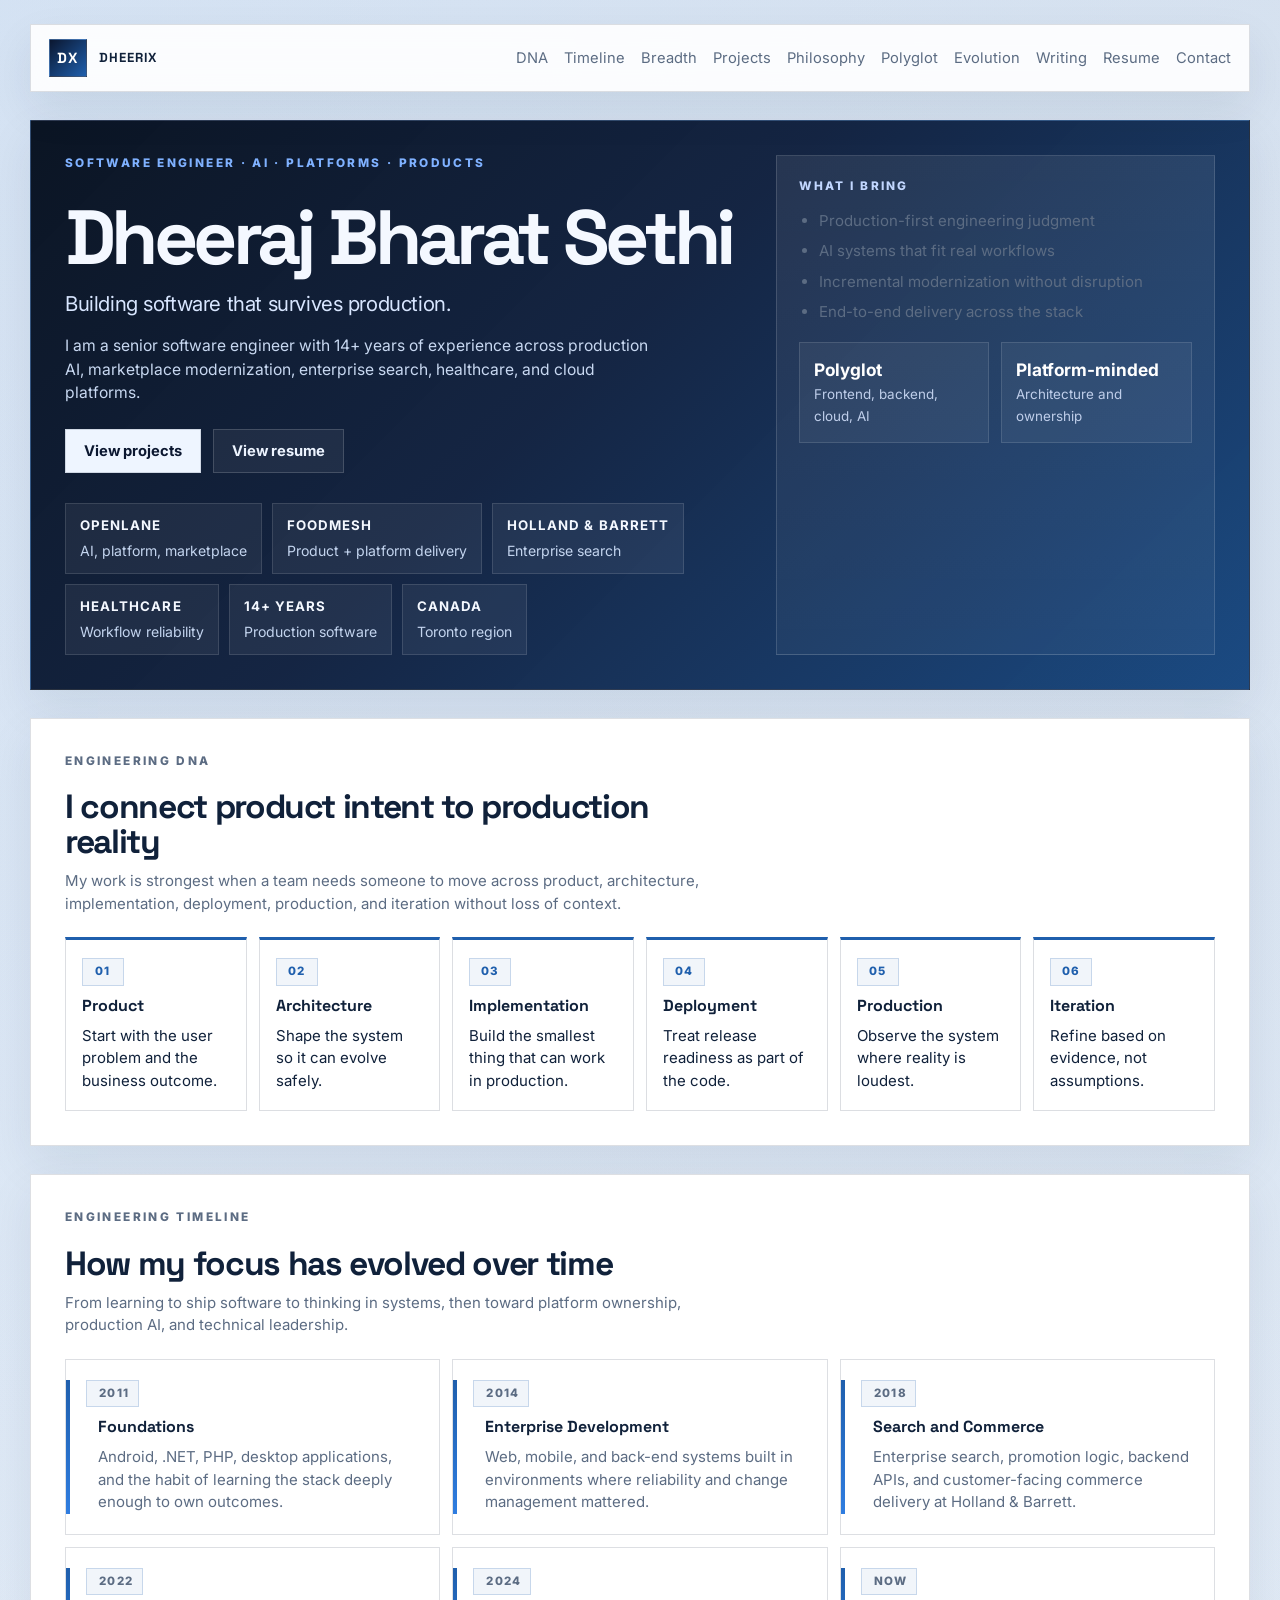
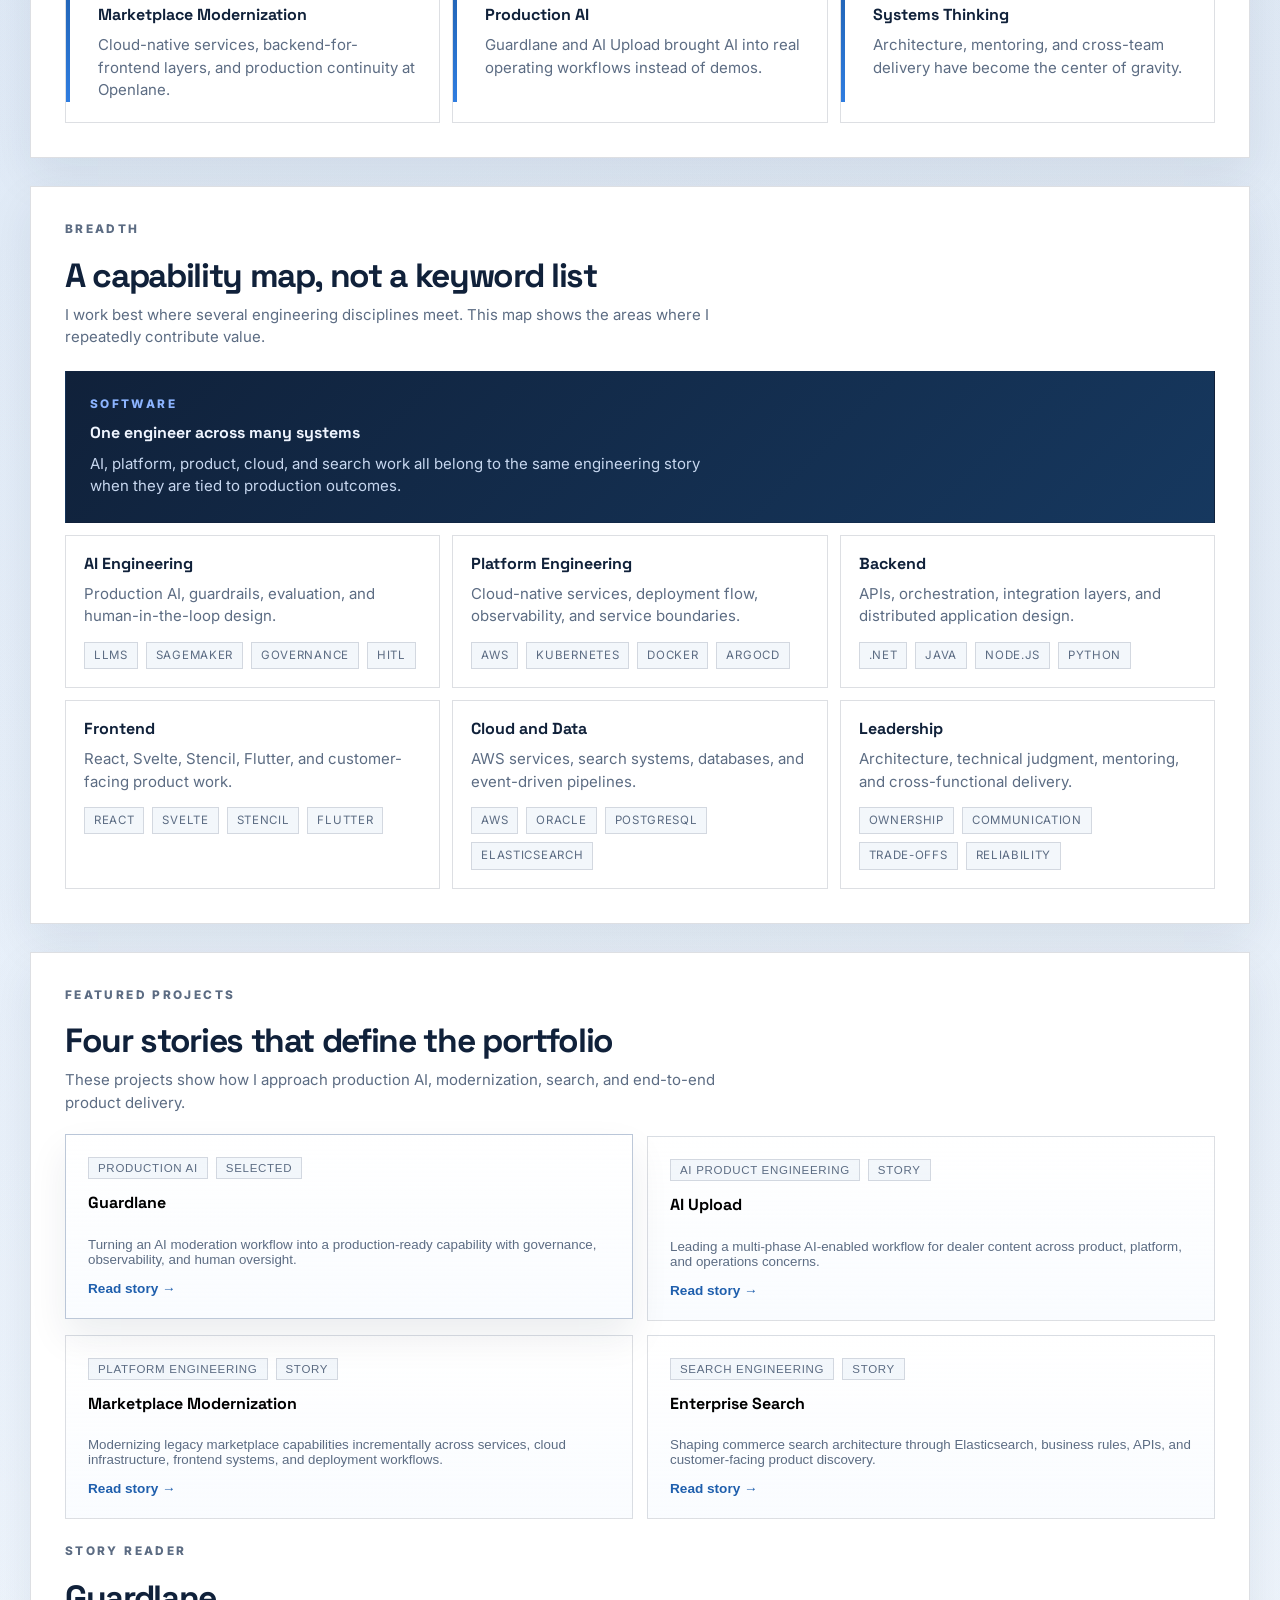
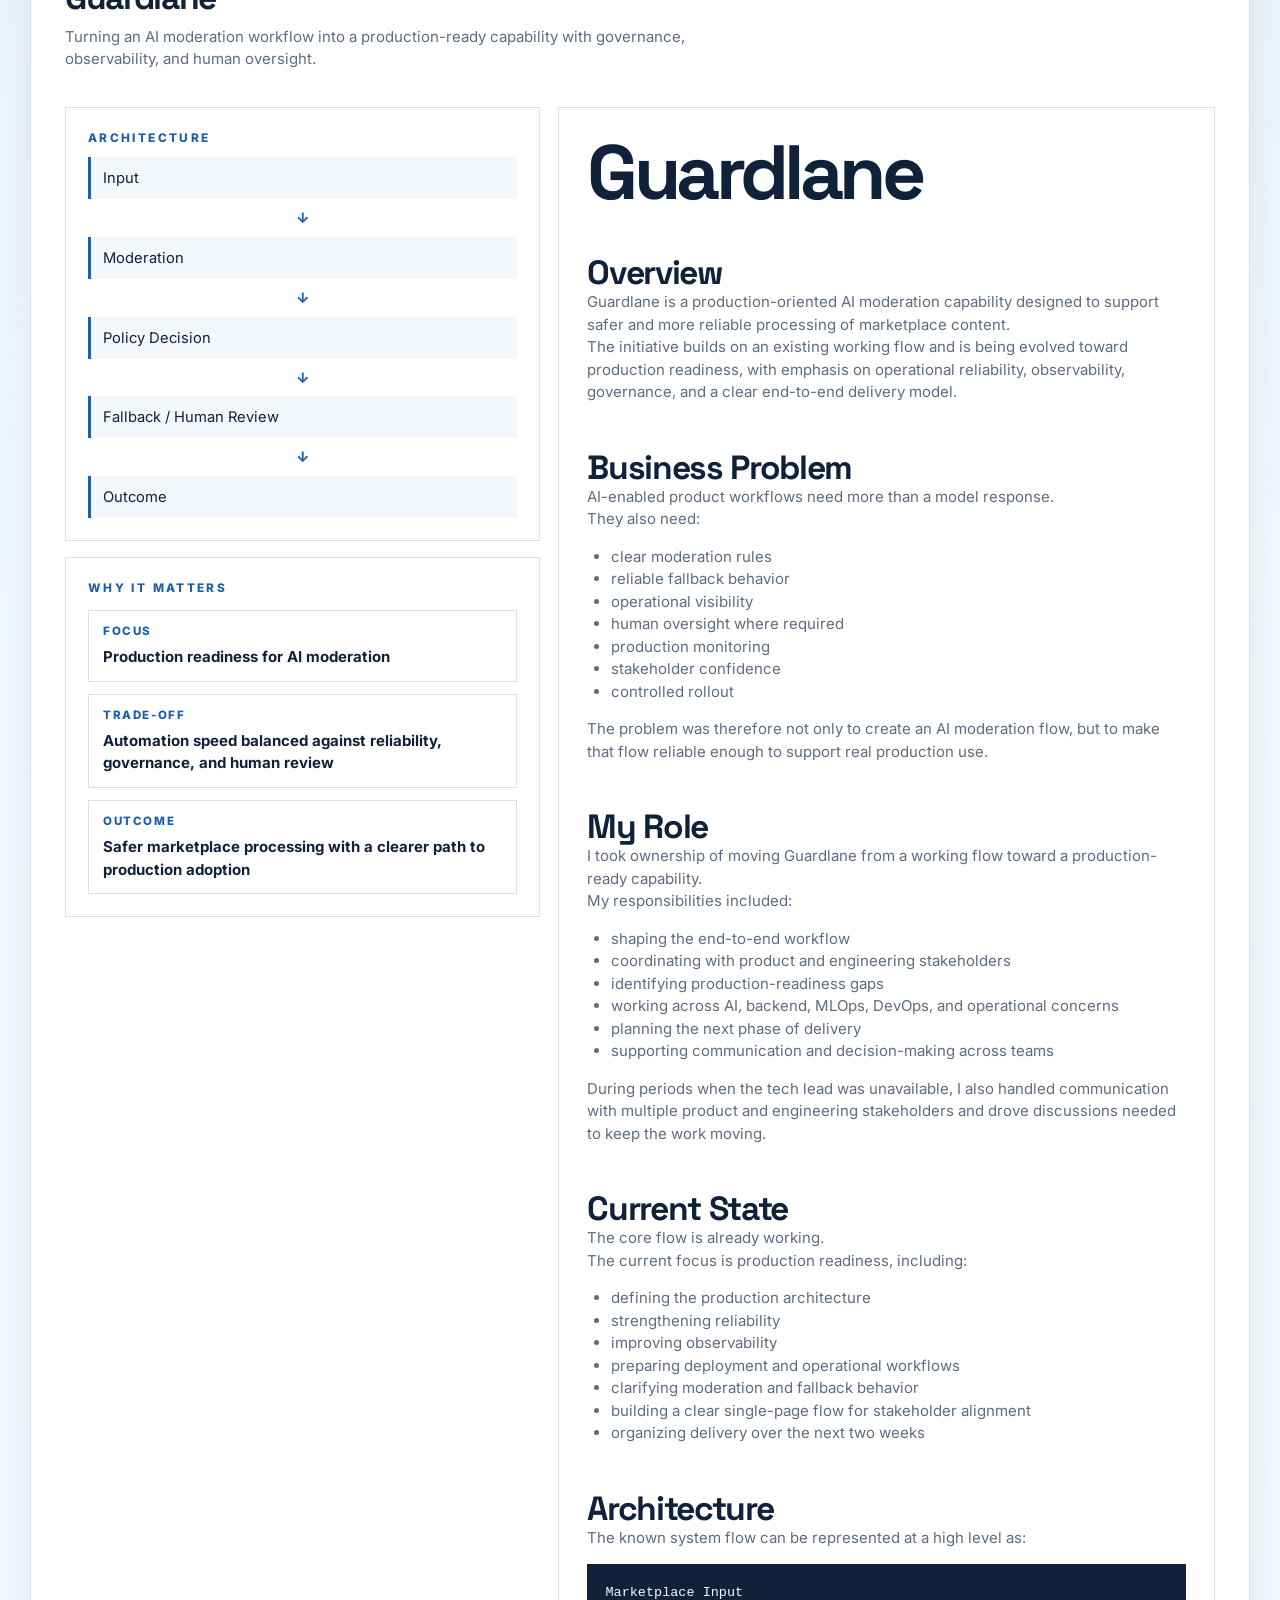
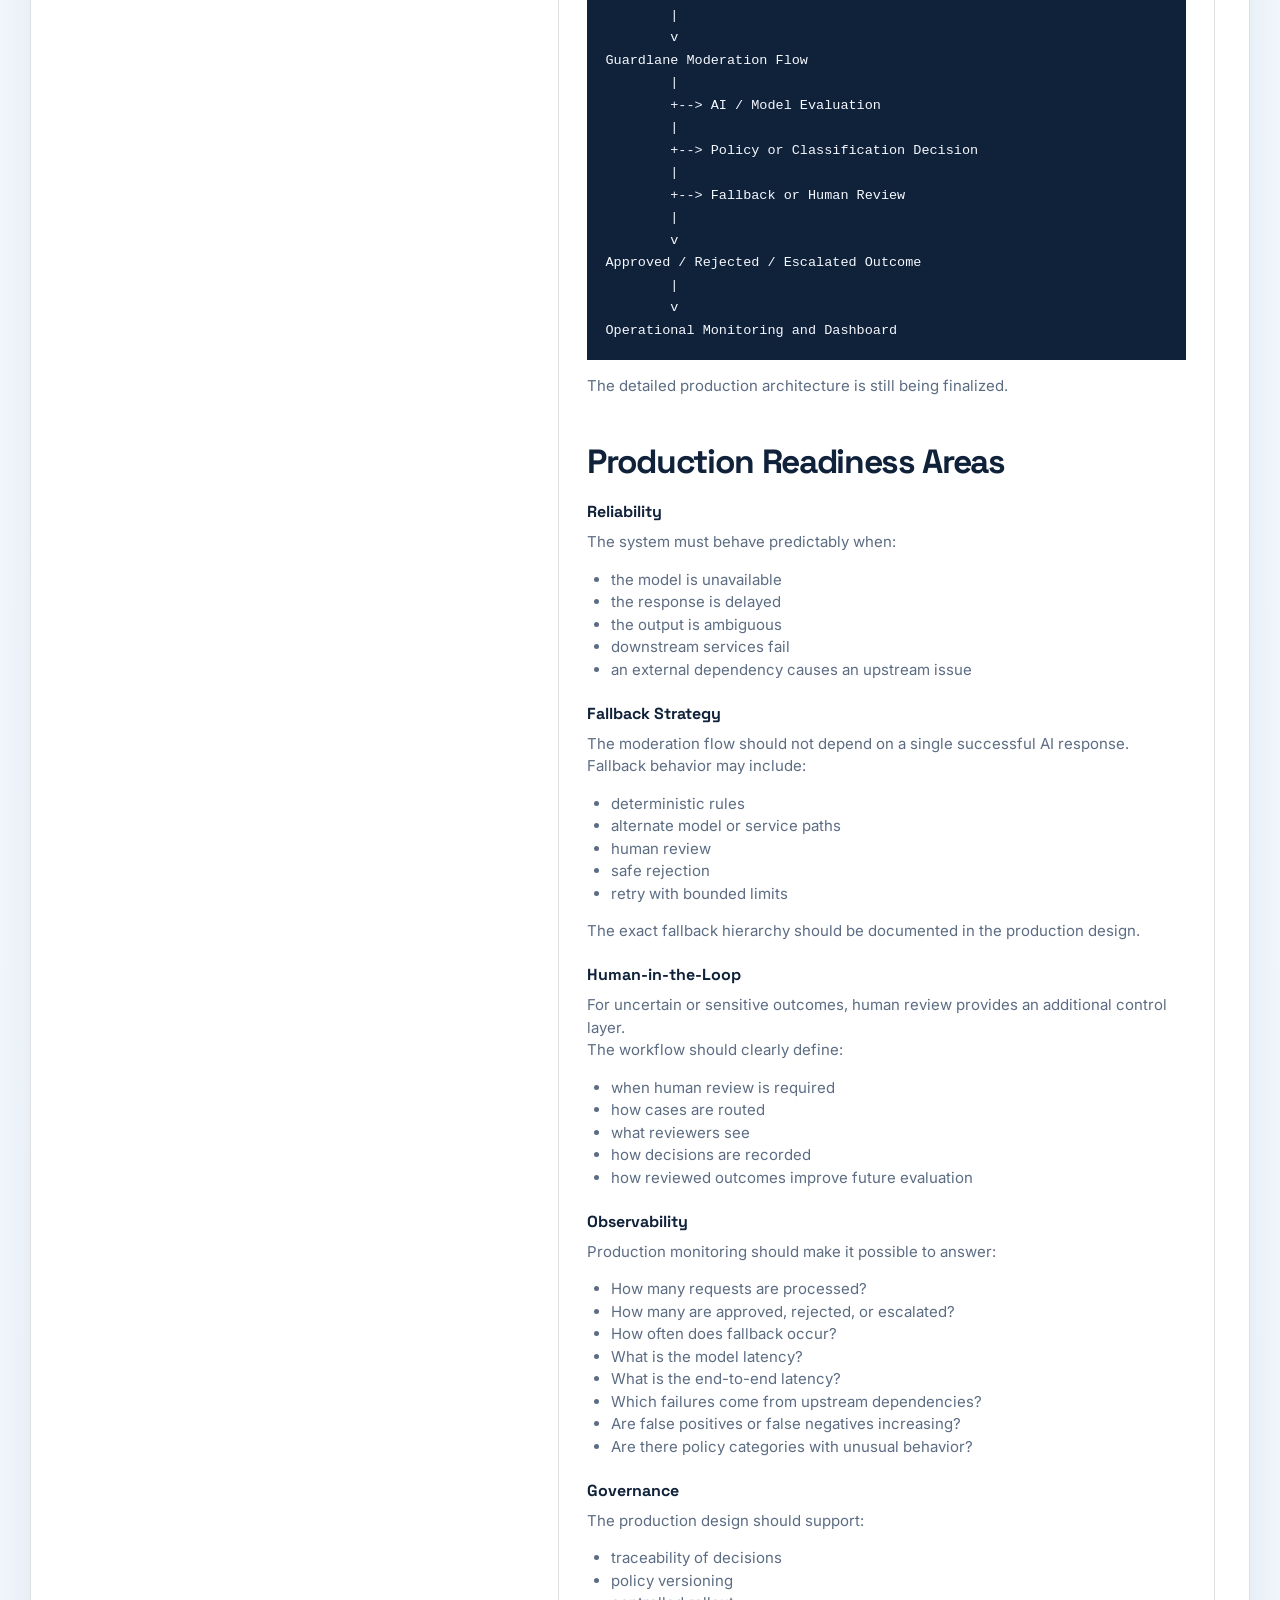
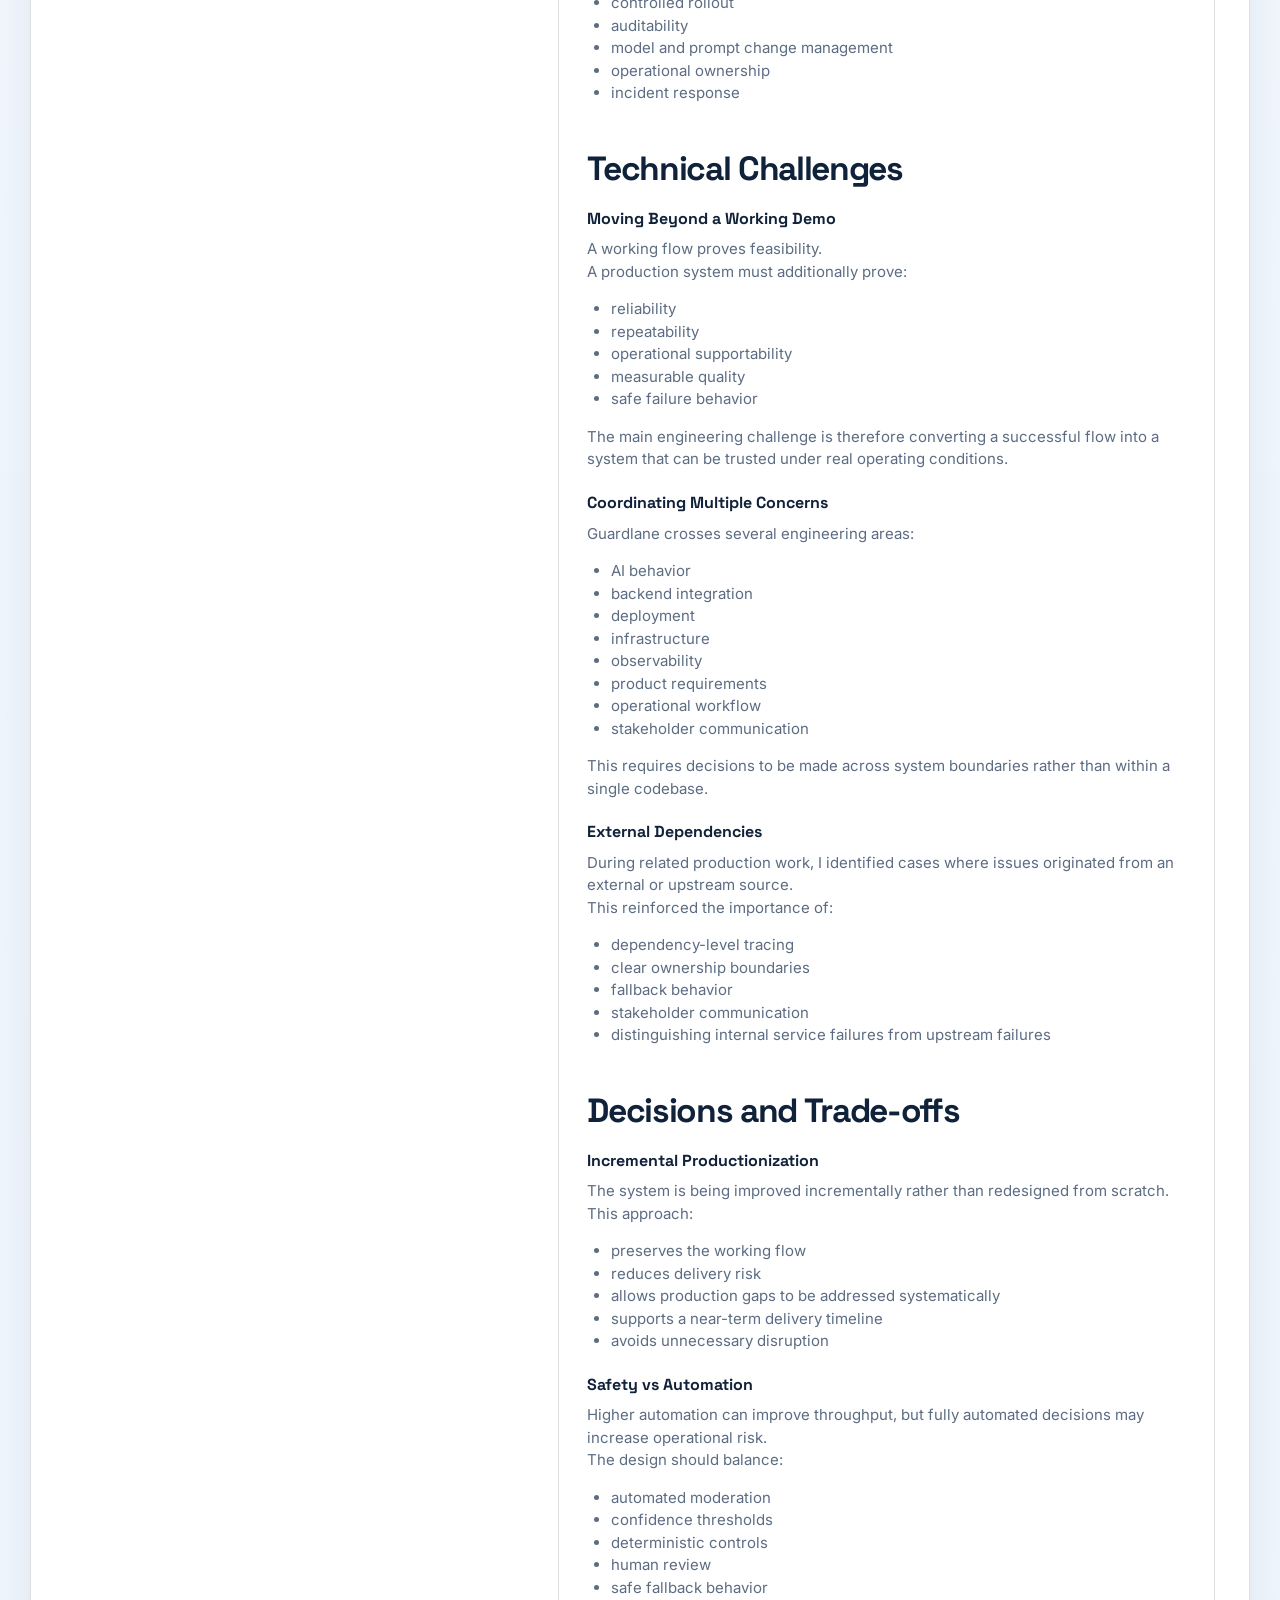
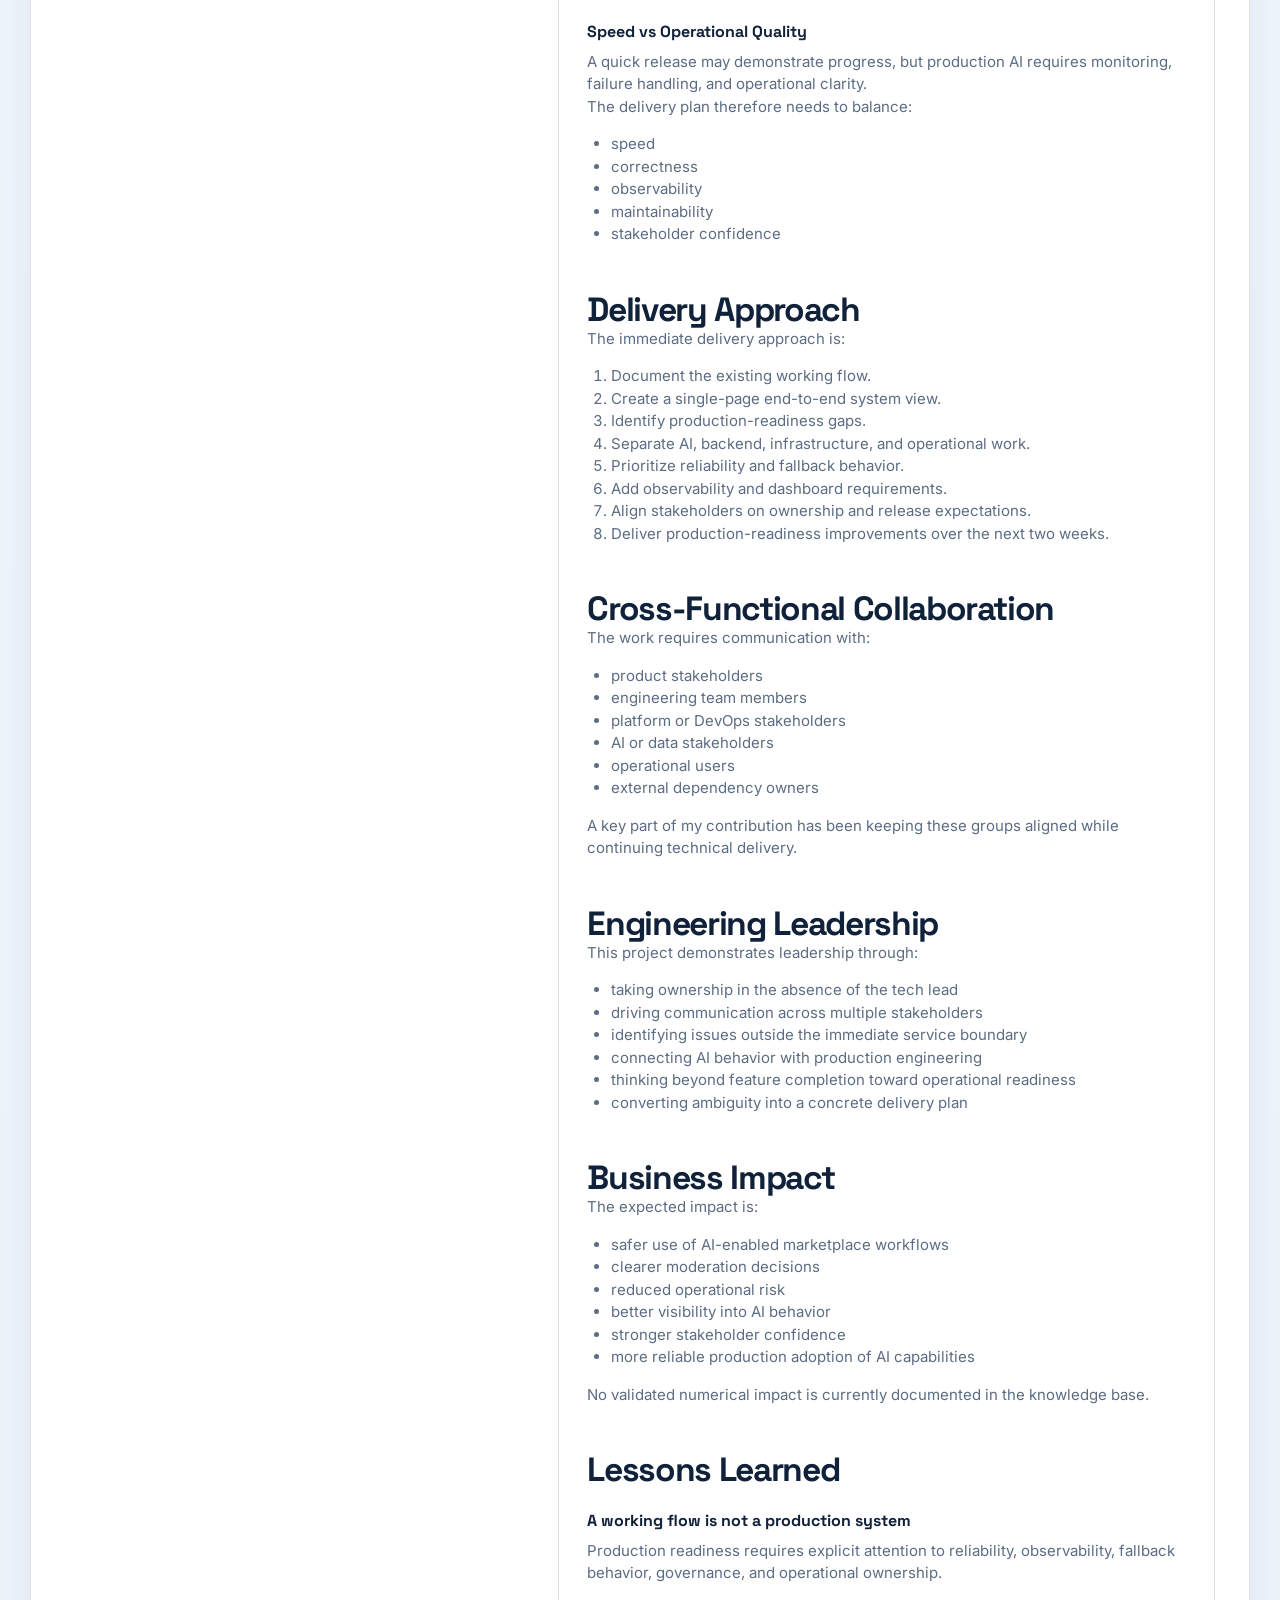
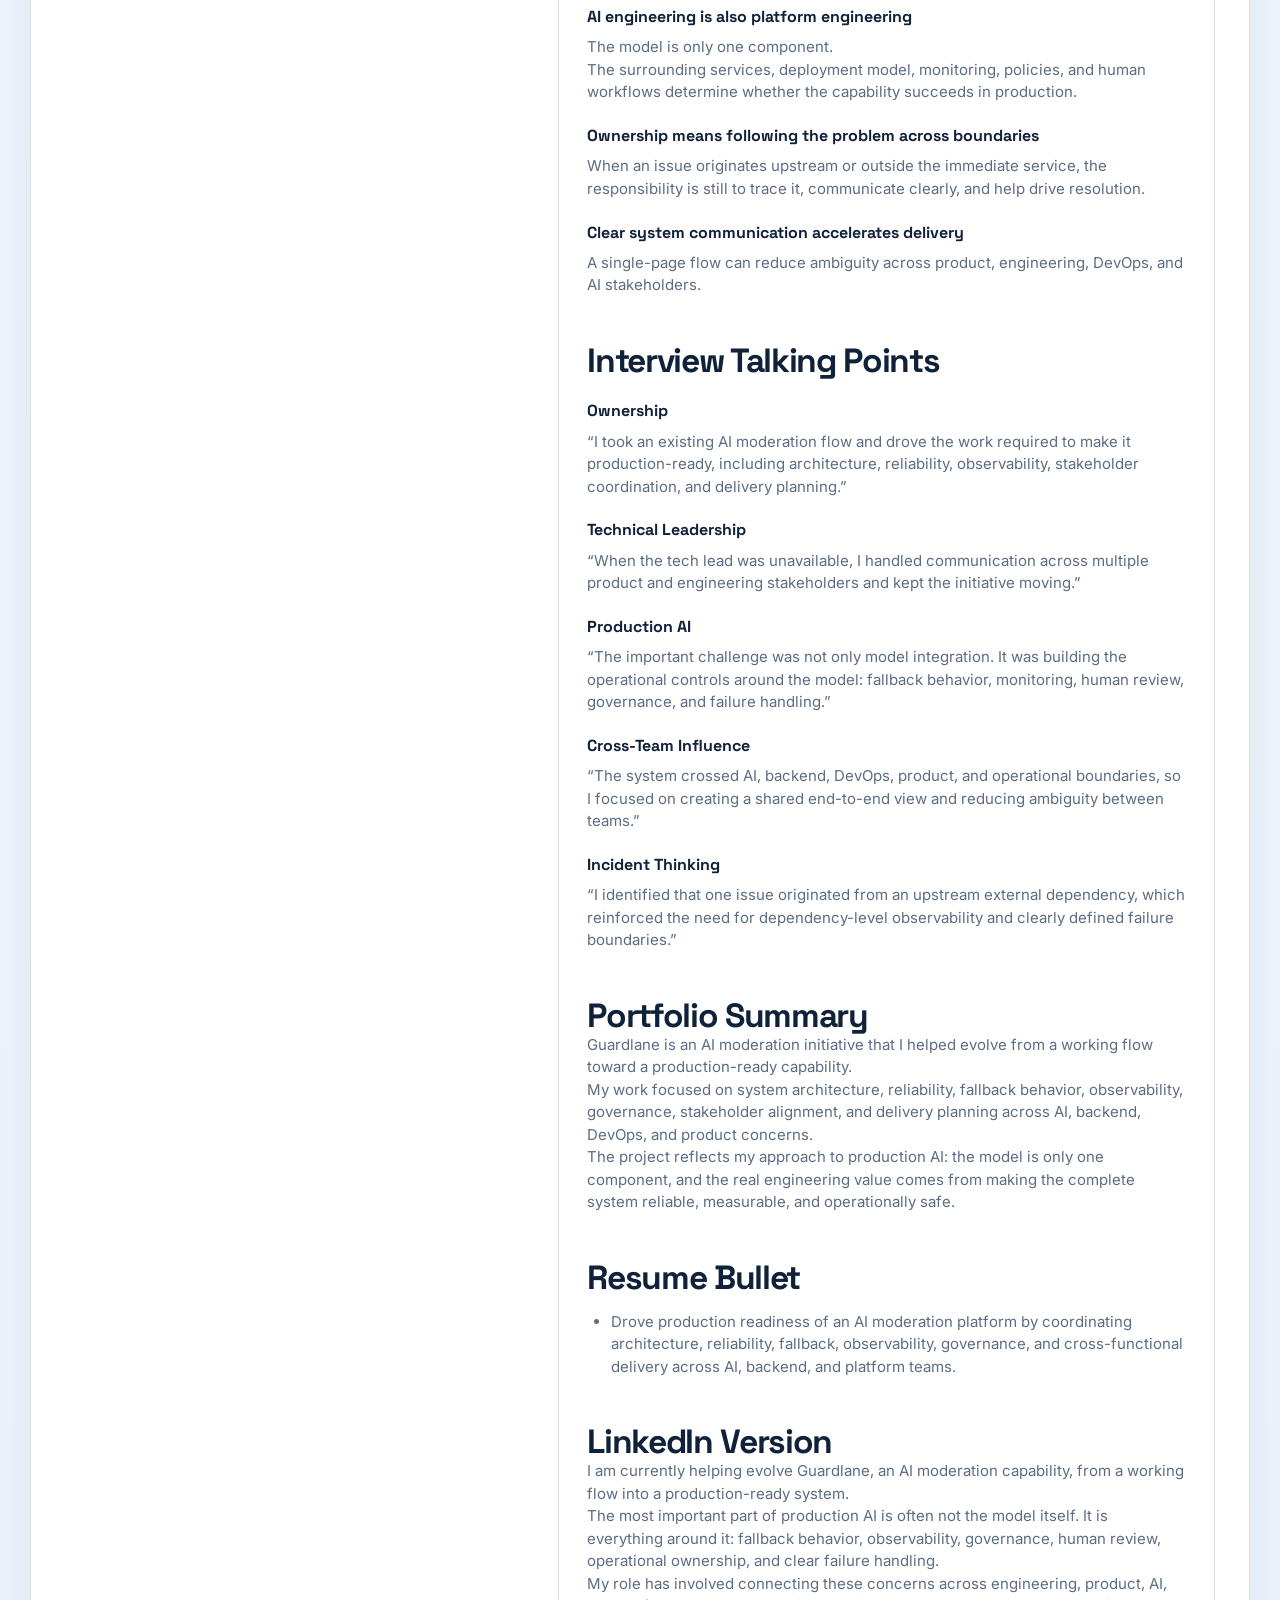
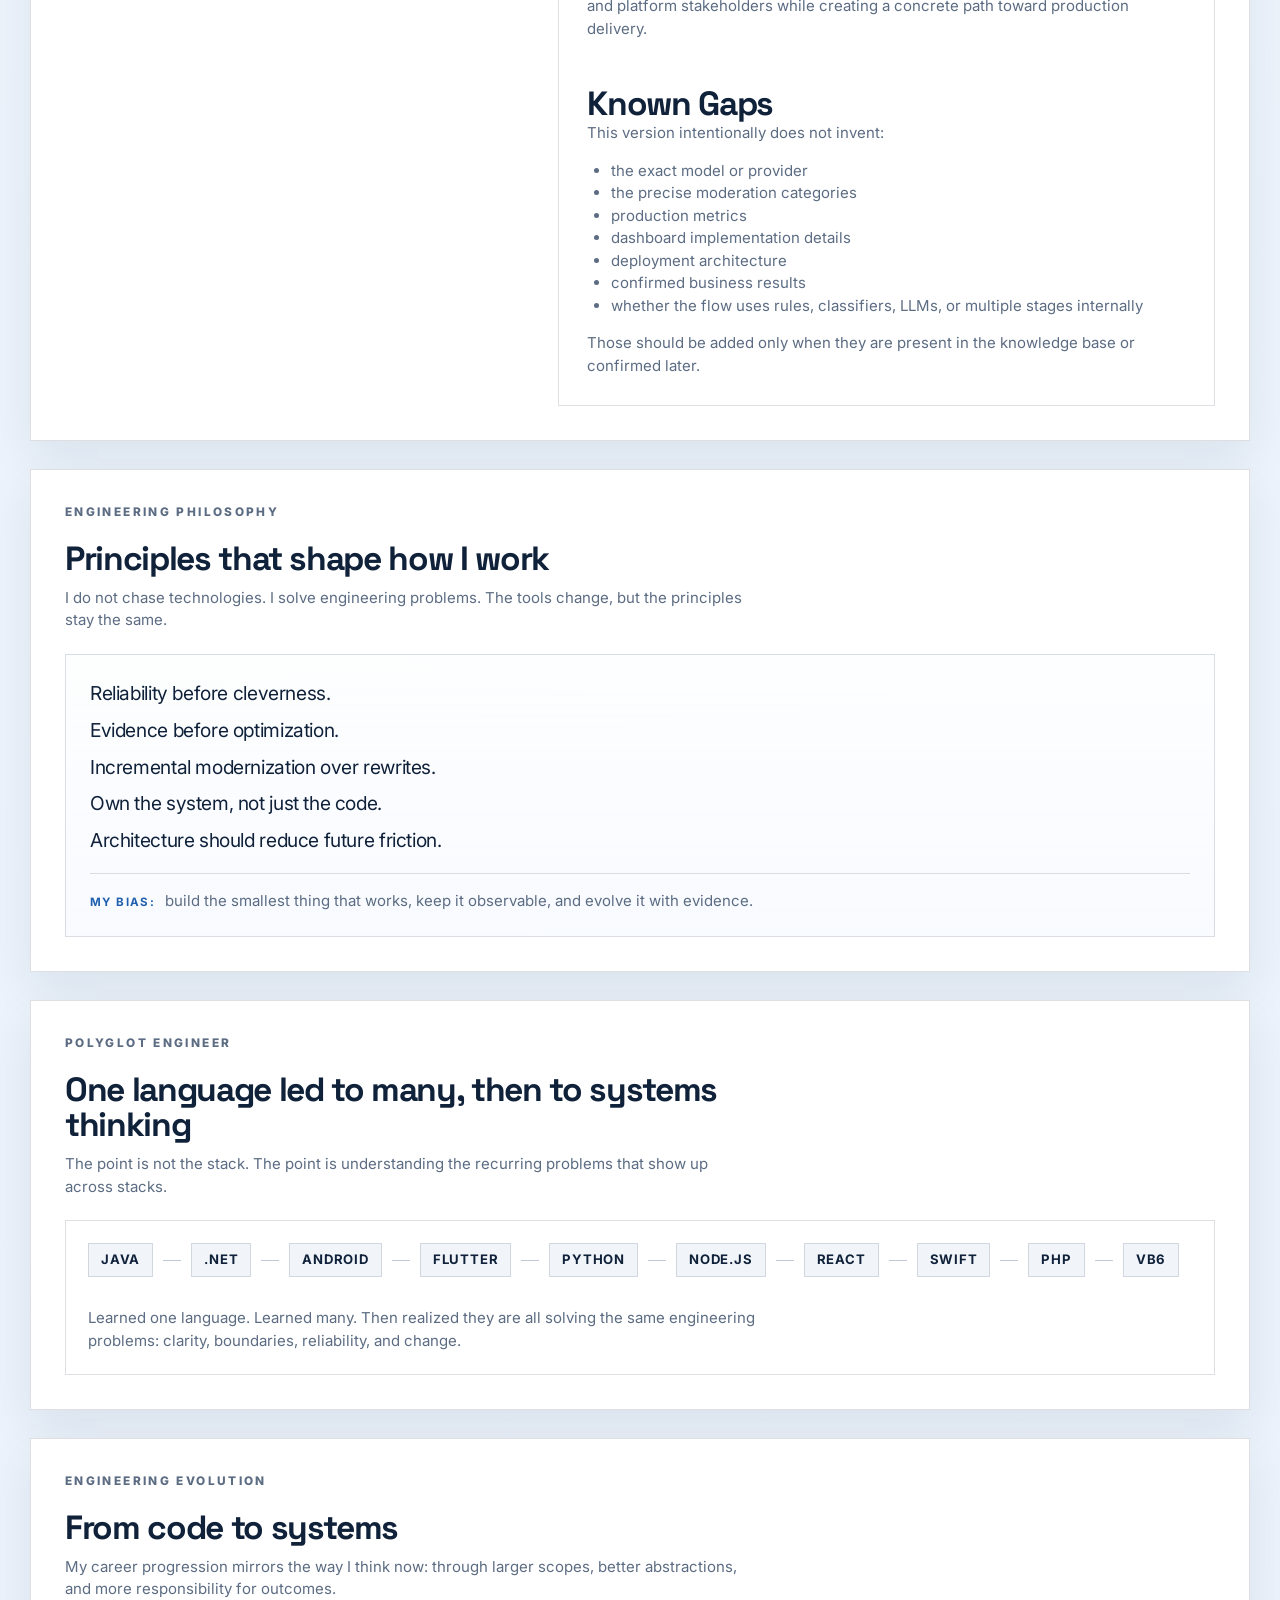
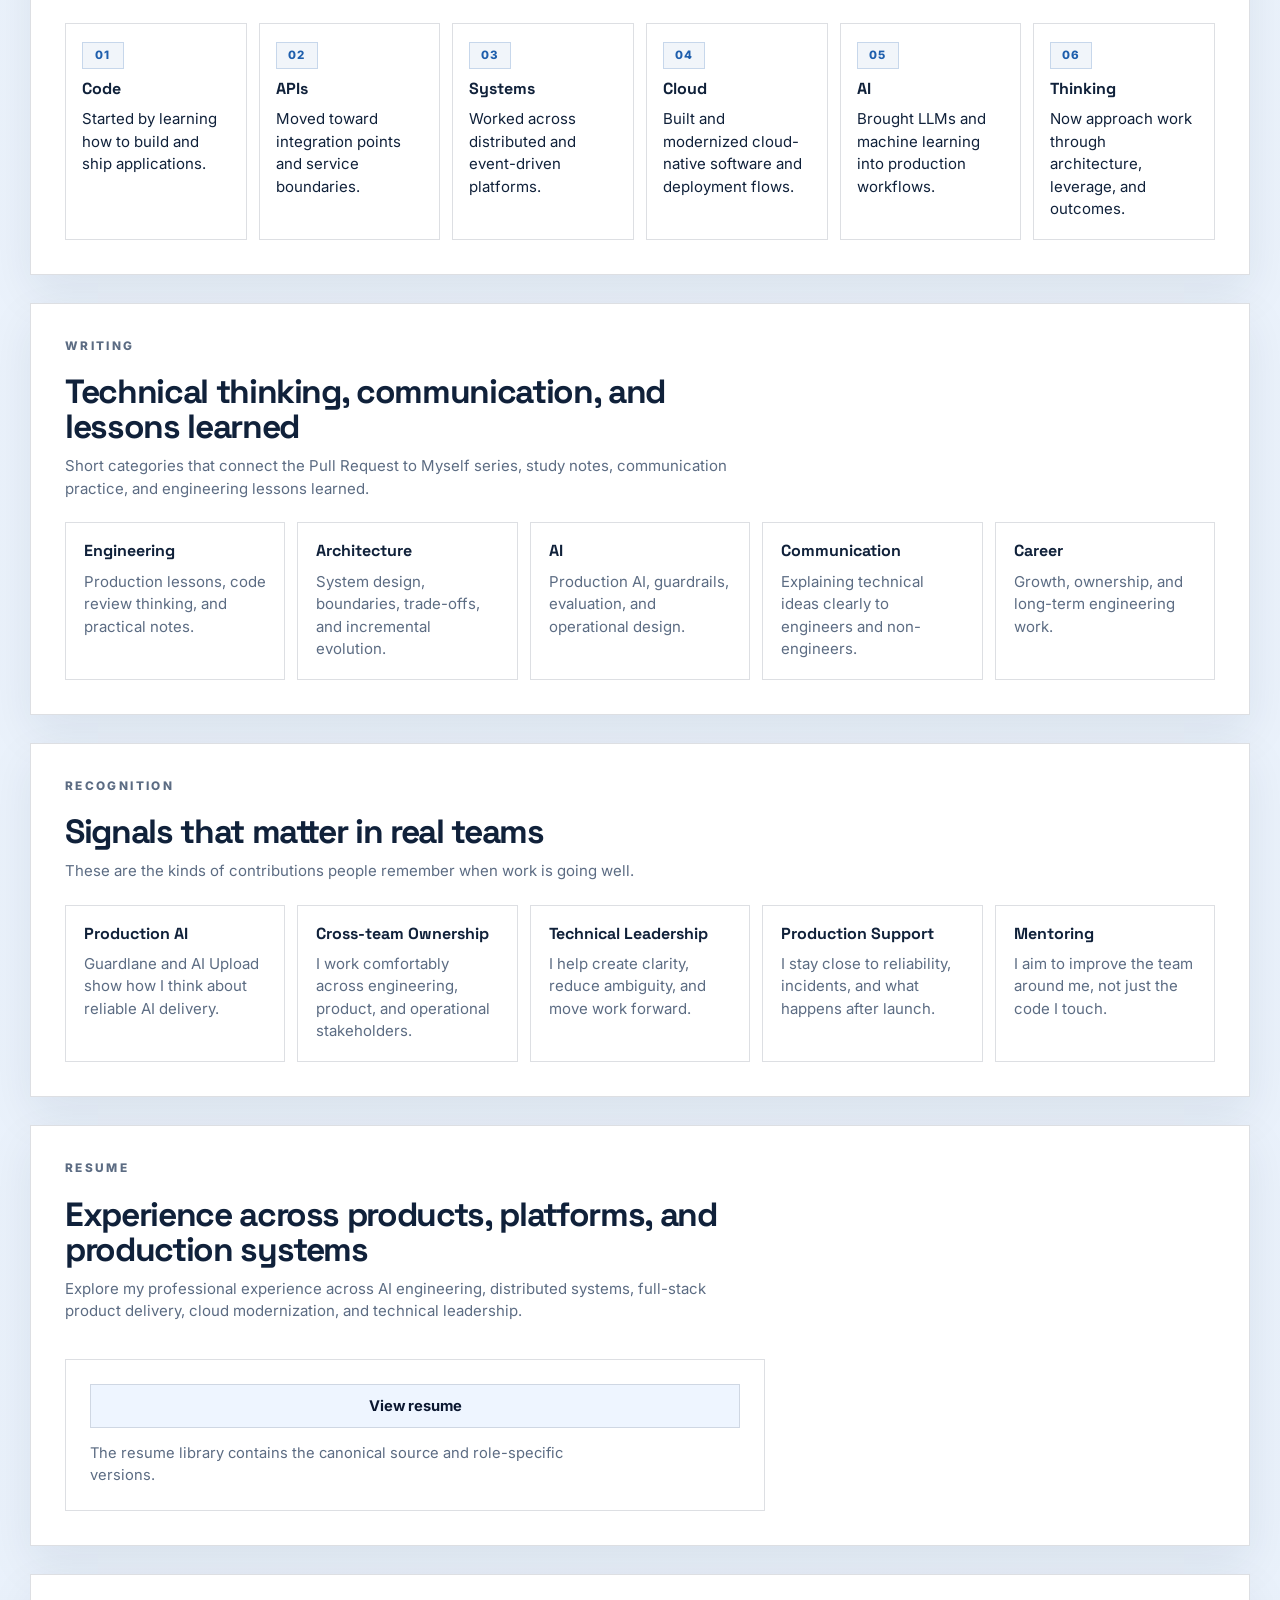
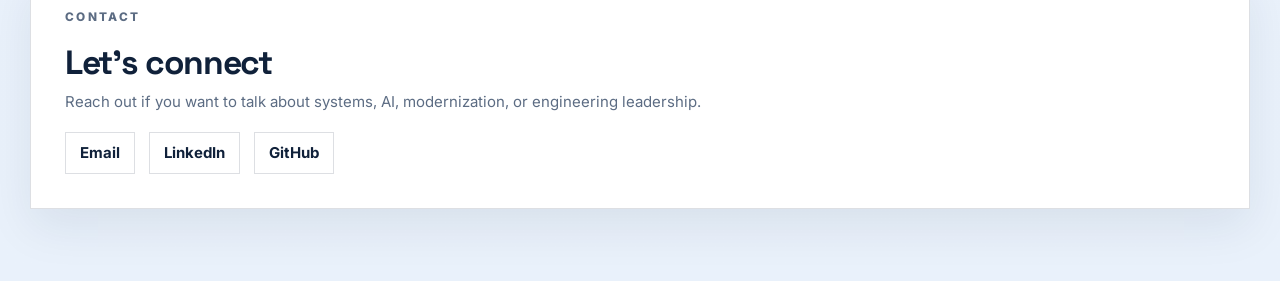
<file: portfolio/index.html>
<!doctype html>
<html lang="en">
	<head>
		<meta charset="UTF-8" />
		<meta name="viewport" content="width=device-width, initial-scale=1.0" />
		<title>Dheerix | Technical Portfolio</title>
		<meta
			name="description"
			content="Dheerix technical portfolio for Dheeraj Bharat Sethi, covering AI, platform engineering, distributed systems, and production software."
		/>
		<link rel="preconnect" href="https://fonts.googleapis.com" />
		<link rel="preconnect" href="https://fonts.gstatic.com" crossorigin />
		<link
			rel="stylesheet"
			href="https://fonts.googleapis.com/css2?family=Inter:wght@400;500;600;700;800&family=Space+Grotesk:wght@500;600;700&display=swap"
		/>
		<link rel="stylesheet" href="./styles.css" />
	</head>
	<body>
		<div class="page-shell">
			<header class="topbar">
				<a class="brand" href="#home">
					<span class="brand-mark">DX</span>
					<span class="brand-text">Dheerix</span>
				</a>
				<nav class="nav">
					<a href="#dna">DNA</a>
					<a href="#timeline">Timeline</a>
					<a href="#breadth">Breadth</a>
					<a href="#projects">Projects</a>
					<a href="#philosophy">Philosophy</a>
					<a href="#polyglot">Polyglot</a>
					<a href="#evolution">Evolution</a>
					<a href="#writing">Writing</a>
					<a href="#resume">Resume</a>
					<a href="#contact">Contact</a>
				</nav>
			</header>

			<main>
				<section id="home" class="hero section hero-surface">
					<div class="hero-copy">
						<p class="eyebrow">Software Engineer · AI · Platforms · Products</p>
						<h1>Dheeraj Bharat Sethi</h1>
						<p class="hero-role">Building software that survives production.</p>
						<p class="lede">
							I am a senior software engineer with 14+ years of experience across production AI,
							marketplace modernization, enterprise search, healthcare, and cloud platforms.
						</p>
						<div class="hero-actions">
							<a class="button primary" href="#projects">View projects</a>
							<a class="button secondary" href="#resume">View resume</a>
						</div>
						<div class="hero-chips" aria-label="Profile highlights">
							<div class="hero-chip">
								<strong>Openlane</strong>
								<span>AI, platform, marketplace</span>
							</div>
							<div class="hero-chip">
								<strong>FoodMesh</strong>
								<span>Product + platform delivery</span>
							</div>
							<div class="hero-chip">
								<strong>Holland &amp; Barrett</strong>
								<span>Enterprise search</span>
							</div>
							<div class="hero-chip">
								<strong>Healthcare</strong>
								<span>Workflow reliability</span>
							</div>
							<div class="hero-chip">
								<strong>14+ Years</strong>
								<span>Production software</span>
							</div>
							<div class="hero-chip">
								<strong>Canada</strong>
								<span>Toronto region</span>
							</div>
						</div>
					</div>

					<aside class="hero-panel">
						<p class="panel-kicker">What I bring</p>
						<ul class="panel-list">
							<li>Production-first engineering judgment</li>
							<li>AI systems that fit real workflows</li>
							<li>Incremental modernization without disruption</li>
							<li>End-to-end delivery across the stack</li>
						</ul>
						<div class="hero-stats">
							<div>
								<strong>Polyglot</strong>
								<span>Frontend, backend, cloud, AI</span>
							</div>
							<div>
								<strong>Platform-minded</strong>
								<span>Architecture and ownership</span>
							</div>
						</div>
					</aside>
				</section>

				<section id="dna" class="section">
					<div class="section-heading">
						<p class="eyebrow">Engineering DNA</p>
						<h2>I connect product intent to production reality</h2>
						<p>
							My work is strongest when a team needs someone to move across product,
							architecture, implementation, deployment, production, and iteration without
							loss of context.
						</p>
					</div>
					<div id="dna-flow" class="dna-flow" aria-label="Engineering DNA"></div>
				</section>

				<section id="timeline" class="section">
					<div class="section-heading">
						<p class="eyebrow">Engineering Timeline</p>
						<h2>How my focus has evolved over time</h2>
						<p>
							From learning to ship software to thinking in systems, then toward platform
							ownership, production AI, and technical leadership.
						</p>
					</div>
					<div id="timeline-track" class="timeline-track" aria-label="Career timeline"></div>
				</section>

				<section id="breadth" class="section">
					<div class="section-heading">
						<p class="eyebrow">Breadth</p>
						<h2>A capability map, not a keyword list</h2>
						<p>
							I work best where several engineering disciplines meet. This map shows the
							areas where I repeatedly contribute value.
						</p>
					</div>
					<div id="breadth-map" class="breadth-map" aria-label="Engineering breadth"></div>
				</section>

				<section id="projects" class="section">
					<div class="section-heading">
						<p class="eyebrow">Featured Projects</p>
						<h2>Four stories that define the portfolio</h2>
						<p>
							These projects show how I approach production AI, modernization, search,
							and end-to-end product delivery.
						</p>
					</div>

					<div id="project-grid" class="project-grid" aria-label="Featured projects"></div>

					<div class="story-layout">
						<div class="section-heading compact">
							<p class="eyebrow">Story Reader</p>
							<h2 id="story-title">Guardlane</h2>
							<p id="story-summary">
								Production AI moderation, governance, and delivery planning across AI,
								backend, and platform concerns.
							</p>
						</div>

						<div class="story-body">
							<aside id="story-meta" class="story-meta" aria-label="Story summary"></aside>
							<article id="story-view" class="story-view" aria-live="polite"></article>
						</div>
					</div>
				</section>

				<section id="philosophy" class="section">
					<div class="section-heading">
						<p class="eyebrow">Engineering Philosophy</p>
						<h2>Principles that shape how I work</h2>
						<p>
							I do not chase technologies. I solve engineering problems. The tools change,
							but the principles stay the same.
						</p>
					</div>
					<div id="philosophy-block" class="philosophy-block" aria-label="Engineering philosophy"></div>
				</section>

				<section id="polyglot" class="section">
					<div class="section-heading">
						<p class="eyebrow">Polyglot Engineer</p>
						<h2>One language led to many, then to systems thinking</h2>
						<p>
							The point is not the stack. The point is understanding the recurring problems
							that show up across stacks.
						</p>
					</div>
					<div id="polyglot-rail" class="polyglot-rail" aria-label="Polyglot engineering"></div>
				</section>

				<section id="evolution" class="section">
					<div class="section-heading">
						<p class="eyebrow">Engineering Evolution</p>
						<h2>From code to systems</h2>
						<p>
							My career progression mirrors the way I think now: through larger scopes,
							better abstractions, and more responsibility for outcomes.
						</p>
					</div>
					<div id="evolution-track" class="evolution-track" aria-label="Engineering evolution"></div>
				</section>

				<section id="writing" class="section">
					<div class="section-heading">
						<p class="eyebrow">Writing</p>
						<h2>Technical thinking, communication, and lessons learned</h2>
						<p>
							Short categories that connect the Pull Request to Myself series, study notes,
							communication practice, and engineering lessons learned.
						</p>
					</div>

					<div id="writing-categories" class="writing-categories" aria-label="Writing categories"></div>
				</section>

				<section id="recognition" class="section">
					<div class="section-heading">
						<p class="eyebrow">Recognition</p>
						<h2>Signals that matter in real teams</h2>
						<p>
							These are the kinds of contributions people remember when work is going well.
						</p>
					</div>
					<div id="recognition-strip" class="recognition-strip" aria-label="Recognition and signals"></div>
				</section>

				<section id="resume" class="section resume-section">
					<div class="section-heading compact">
						<p class="eyebrow">Resume</p>
						<h2>Experience across products, platforms, and production systems</h2>
						<p>
							Explore my professional experience across AI engineering, distributed systems,
							full-stack product delivery, cloud modernization, and technical leadership.
						</p>
					</div>
					<div class="resume-card">
						<a class="button primary" href="../resumes/02_GENERAL_RESUME.md">View resume</a>
						<p class="resume-note">
							The resume library contains the canonical source and role-specific versions.
						</p>
					</div>
				</section>

				<section id="contact" class="section contact">
					<div class="section-heading compact">
						<p class="eyebrow">Contact</p>
						<h2>Let&apos;s connect</h2>
						<p>Reach out if you want to talk about systems, AI, modernization, or engineering leadership.</p>
					</div>
					<div class="contact-links">
						<a href="mailto:TODO">Email</a>
						<a href="https://linkedin.com/in/TODO" target="_blank" rel="noopener noreferrer">LinkedIn</a>
						<a href="https://github.com/TODO" target="_blank" rel="noopener noreferrer">GitHub</a>
					</div>
				</section>
			</main>
		</div>

		<script type="module" src="./app.js"></script>
	</body>
</html>
</file>
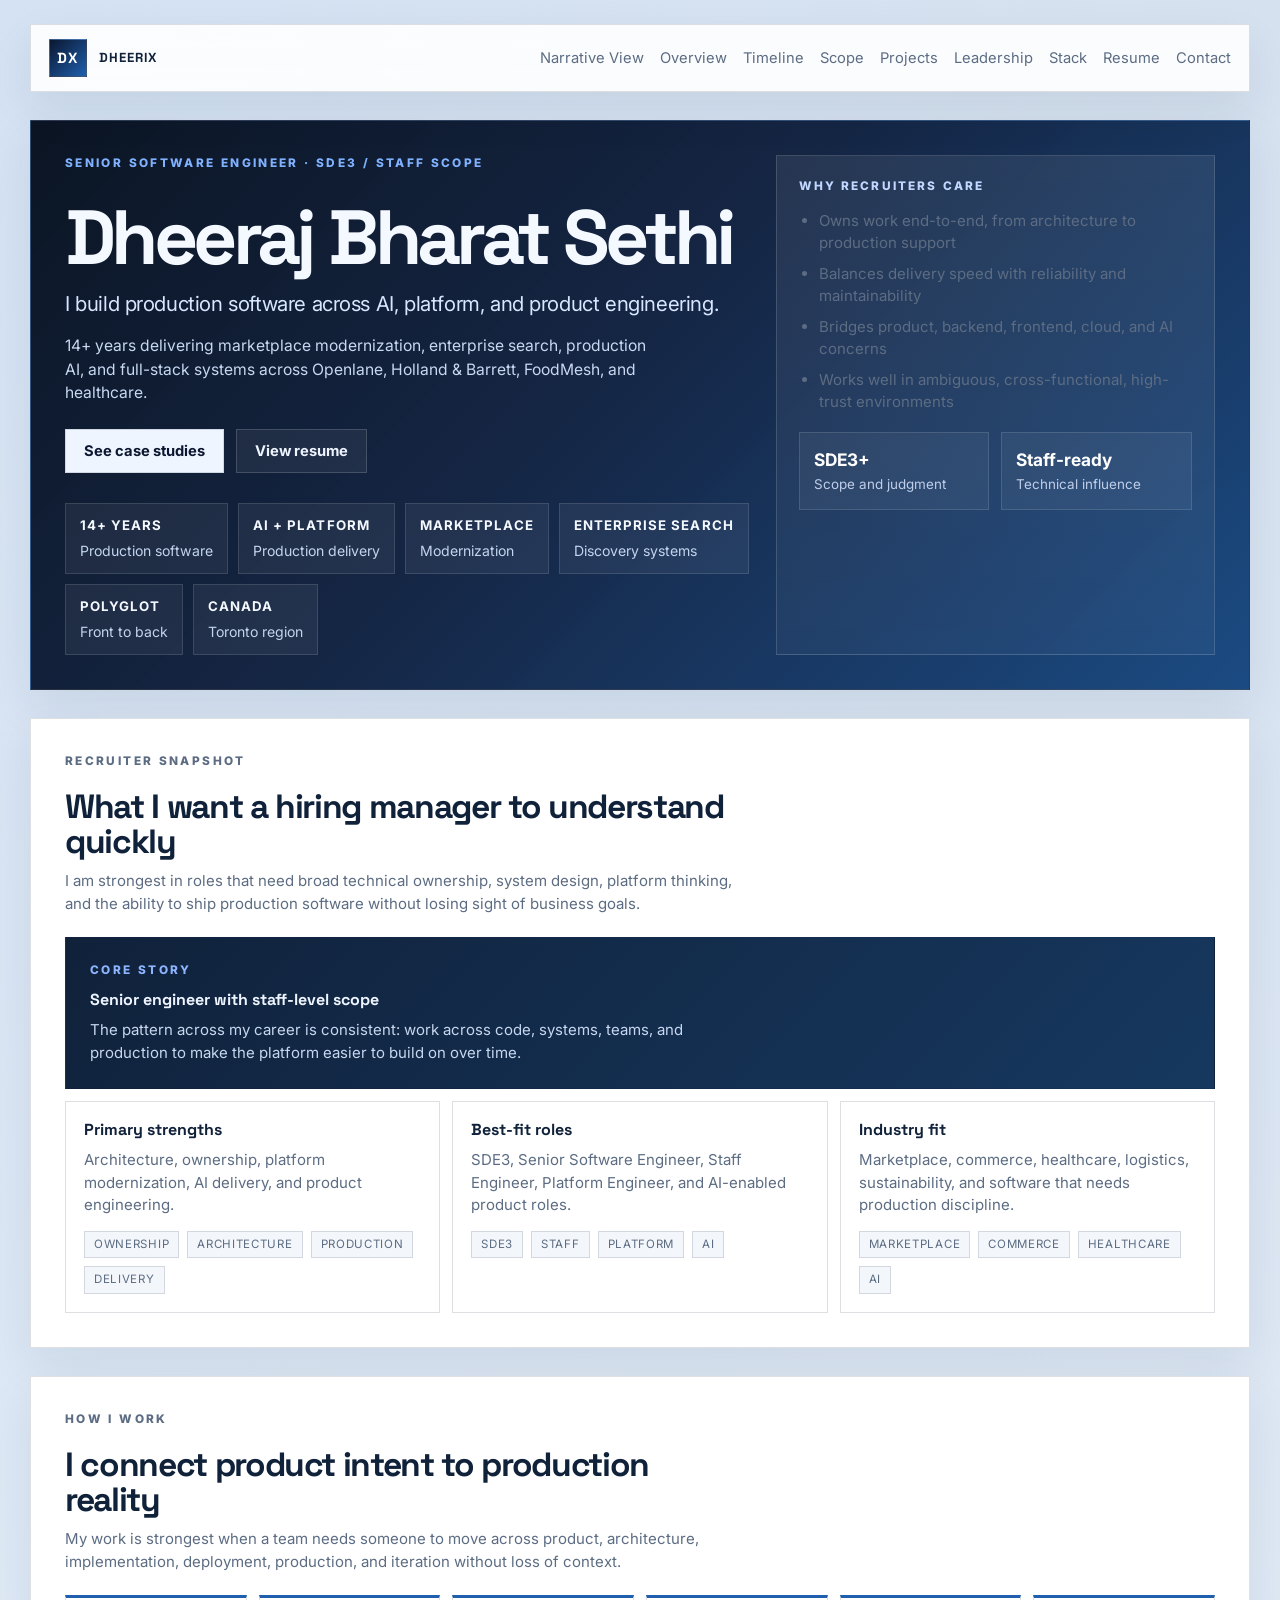
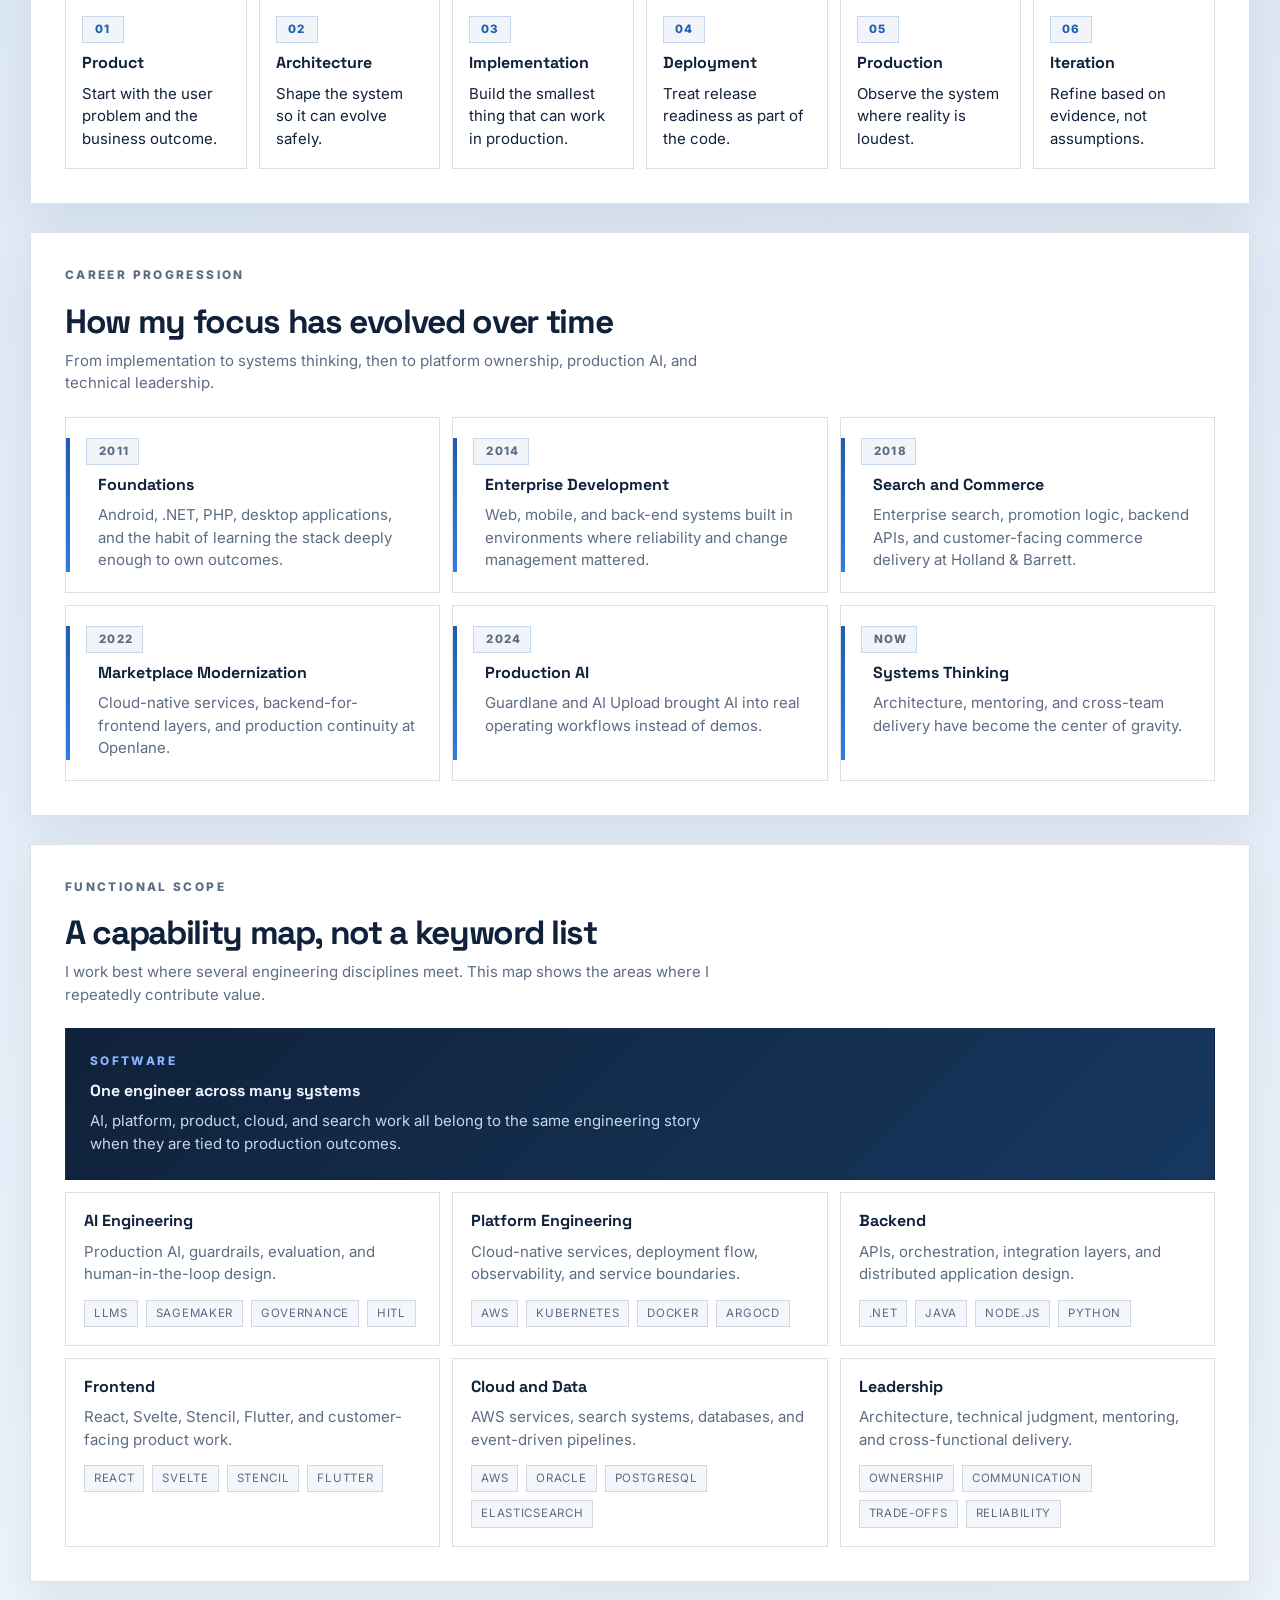
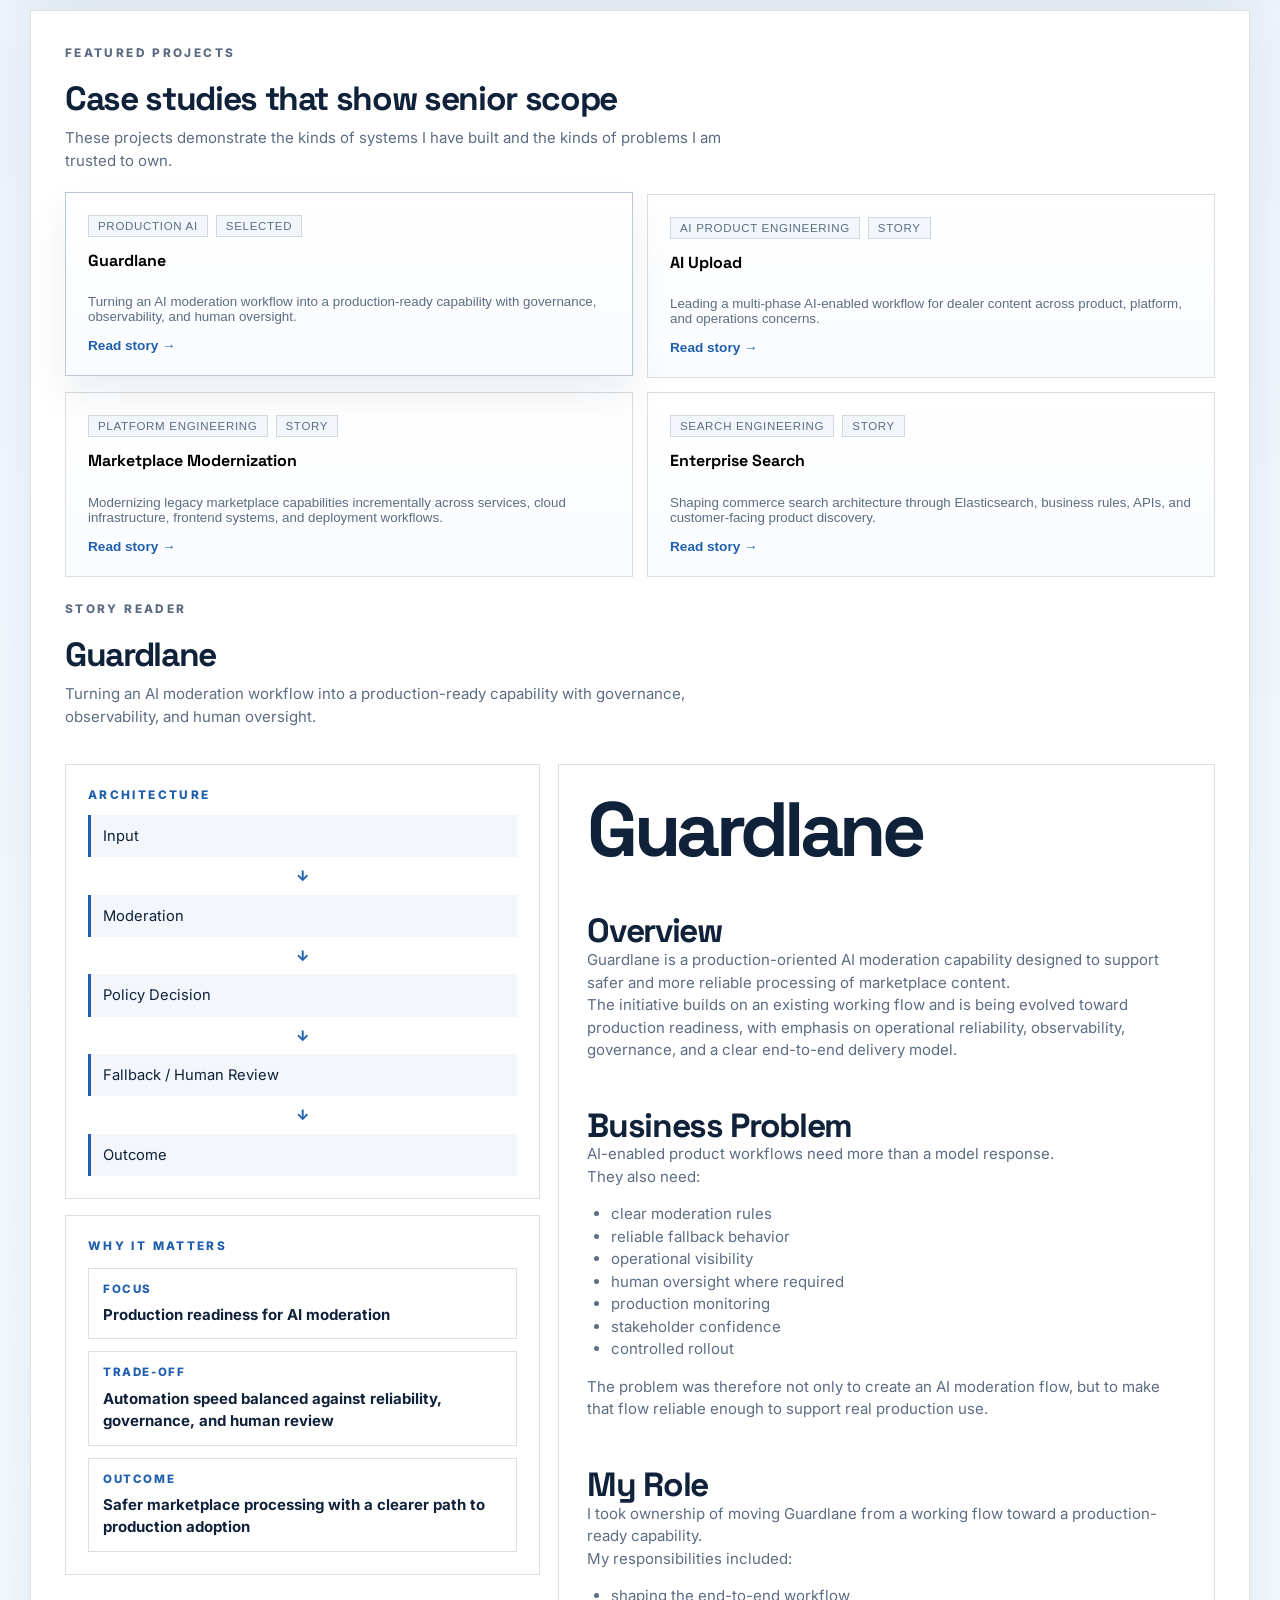
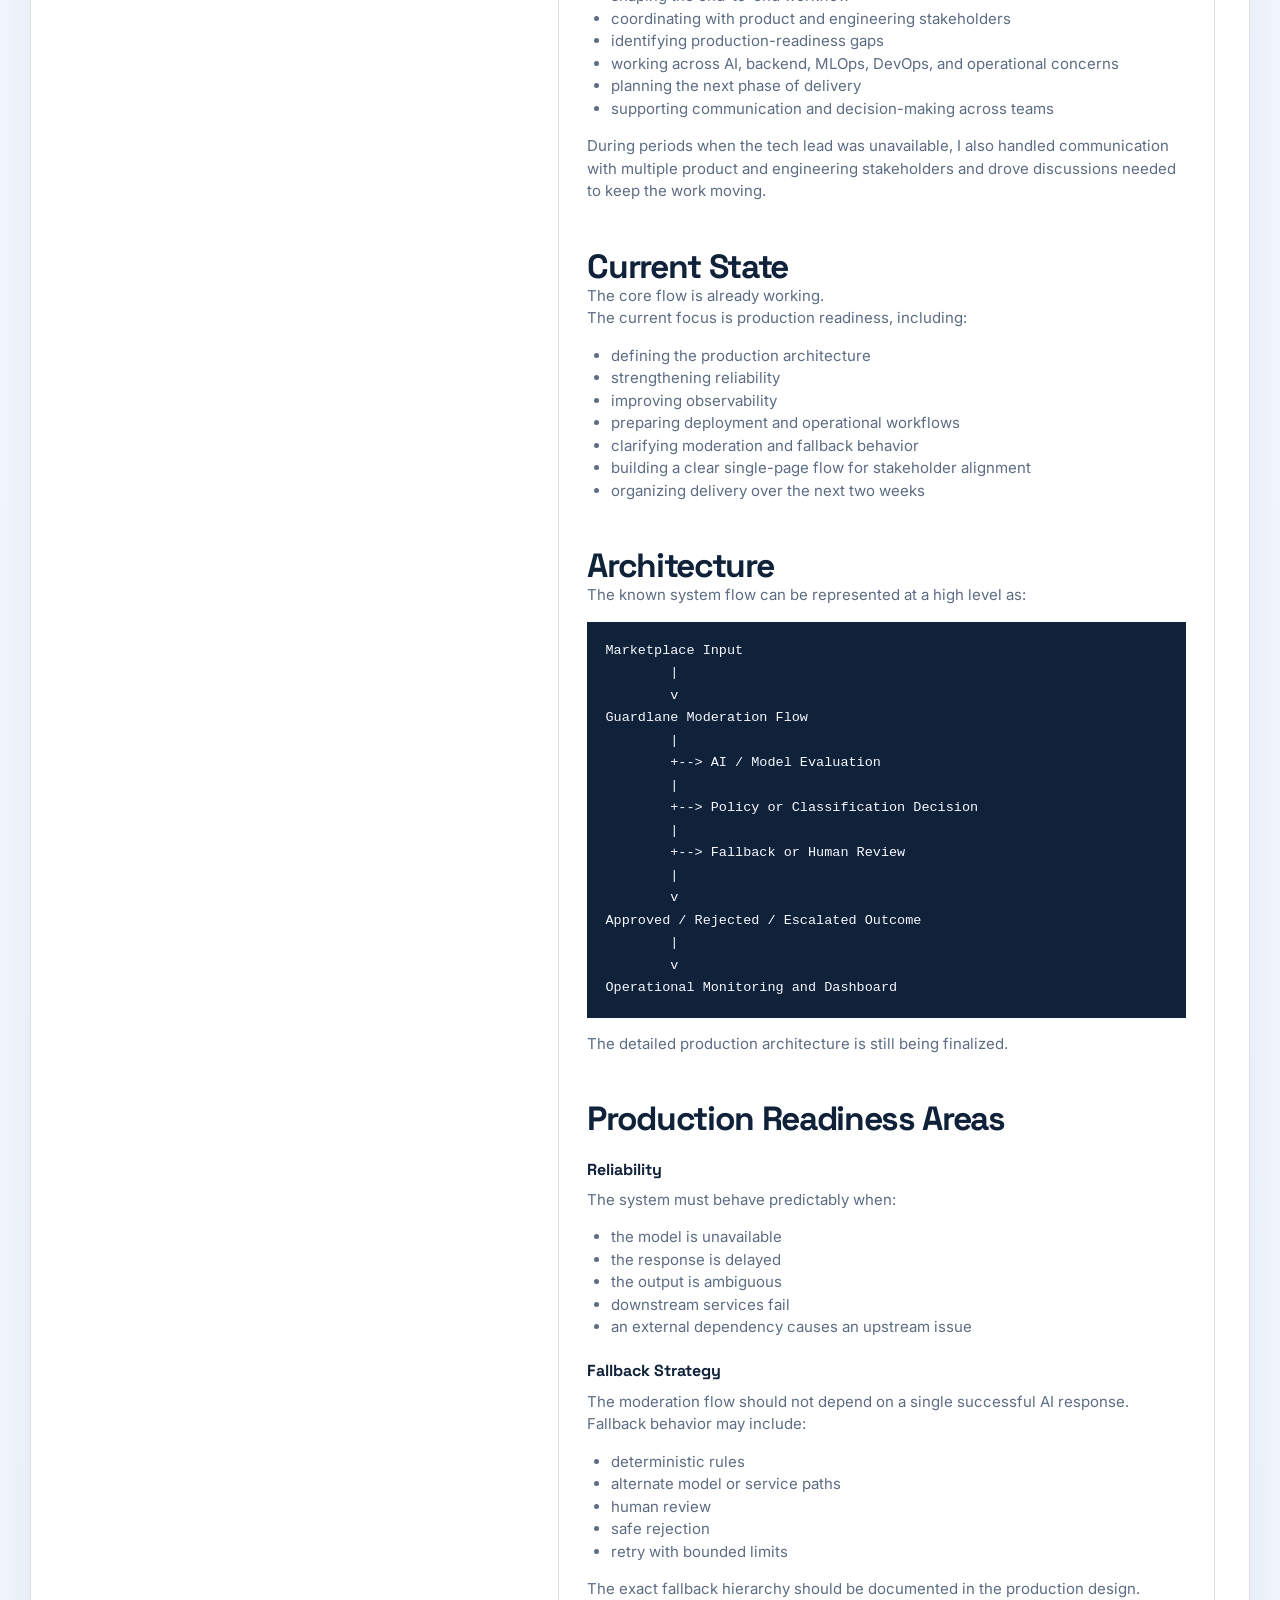
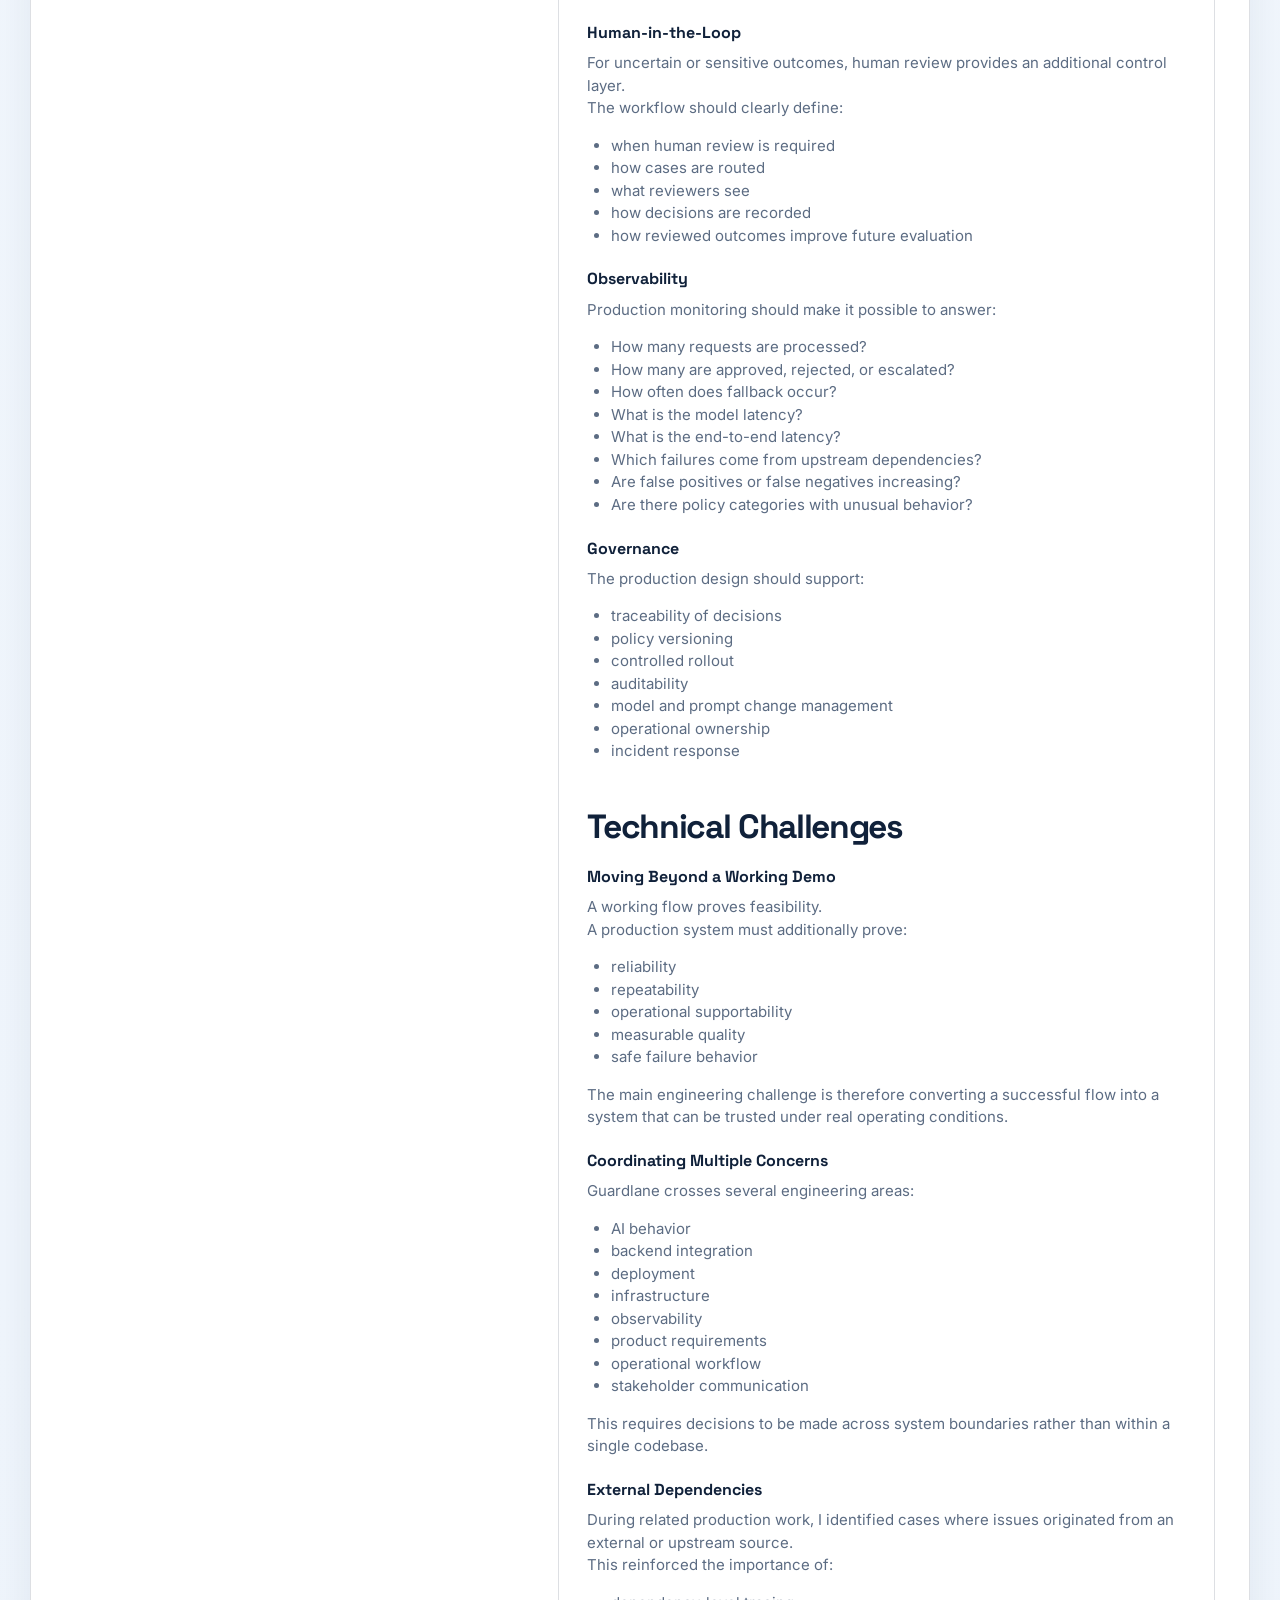
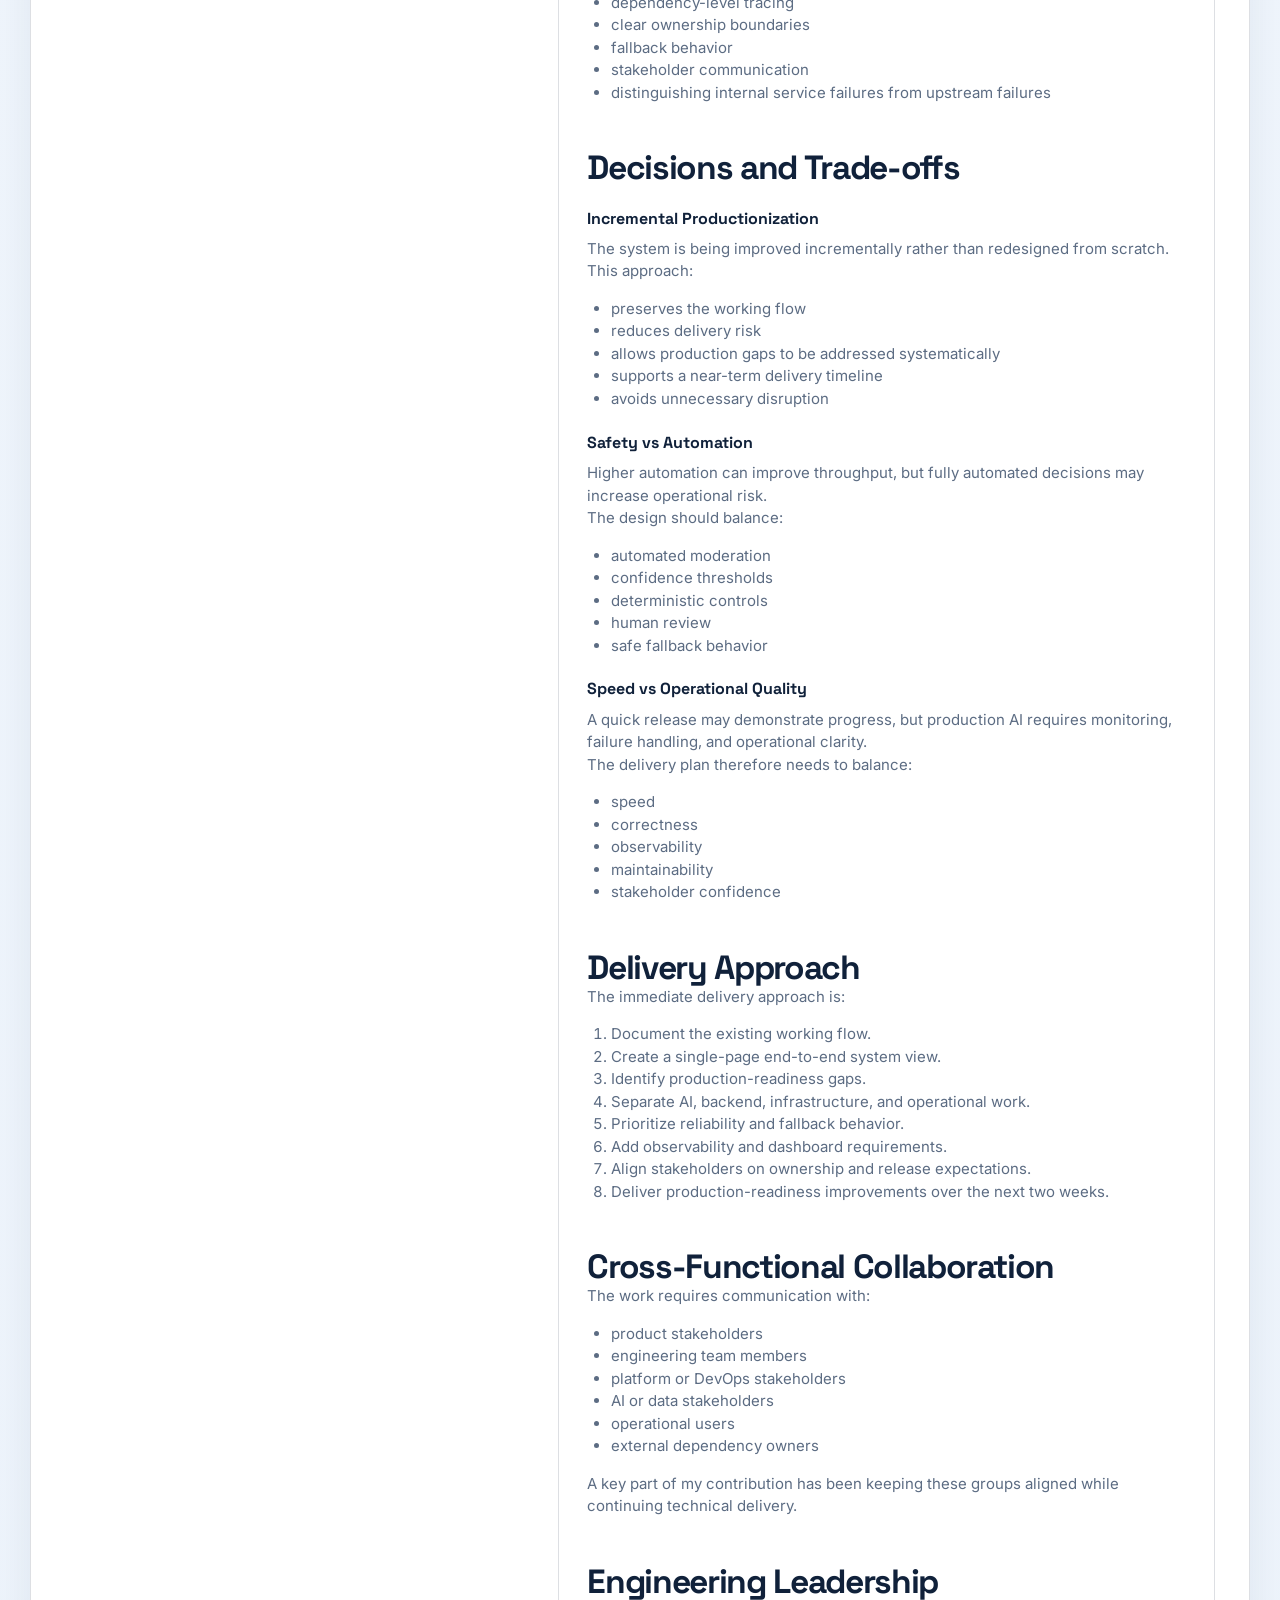
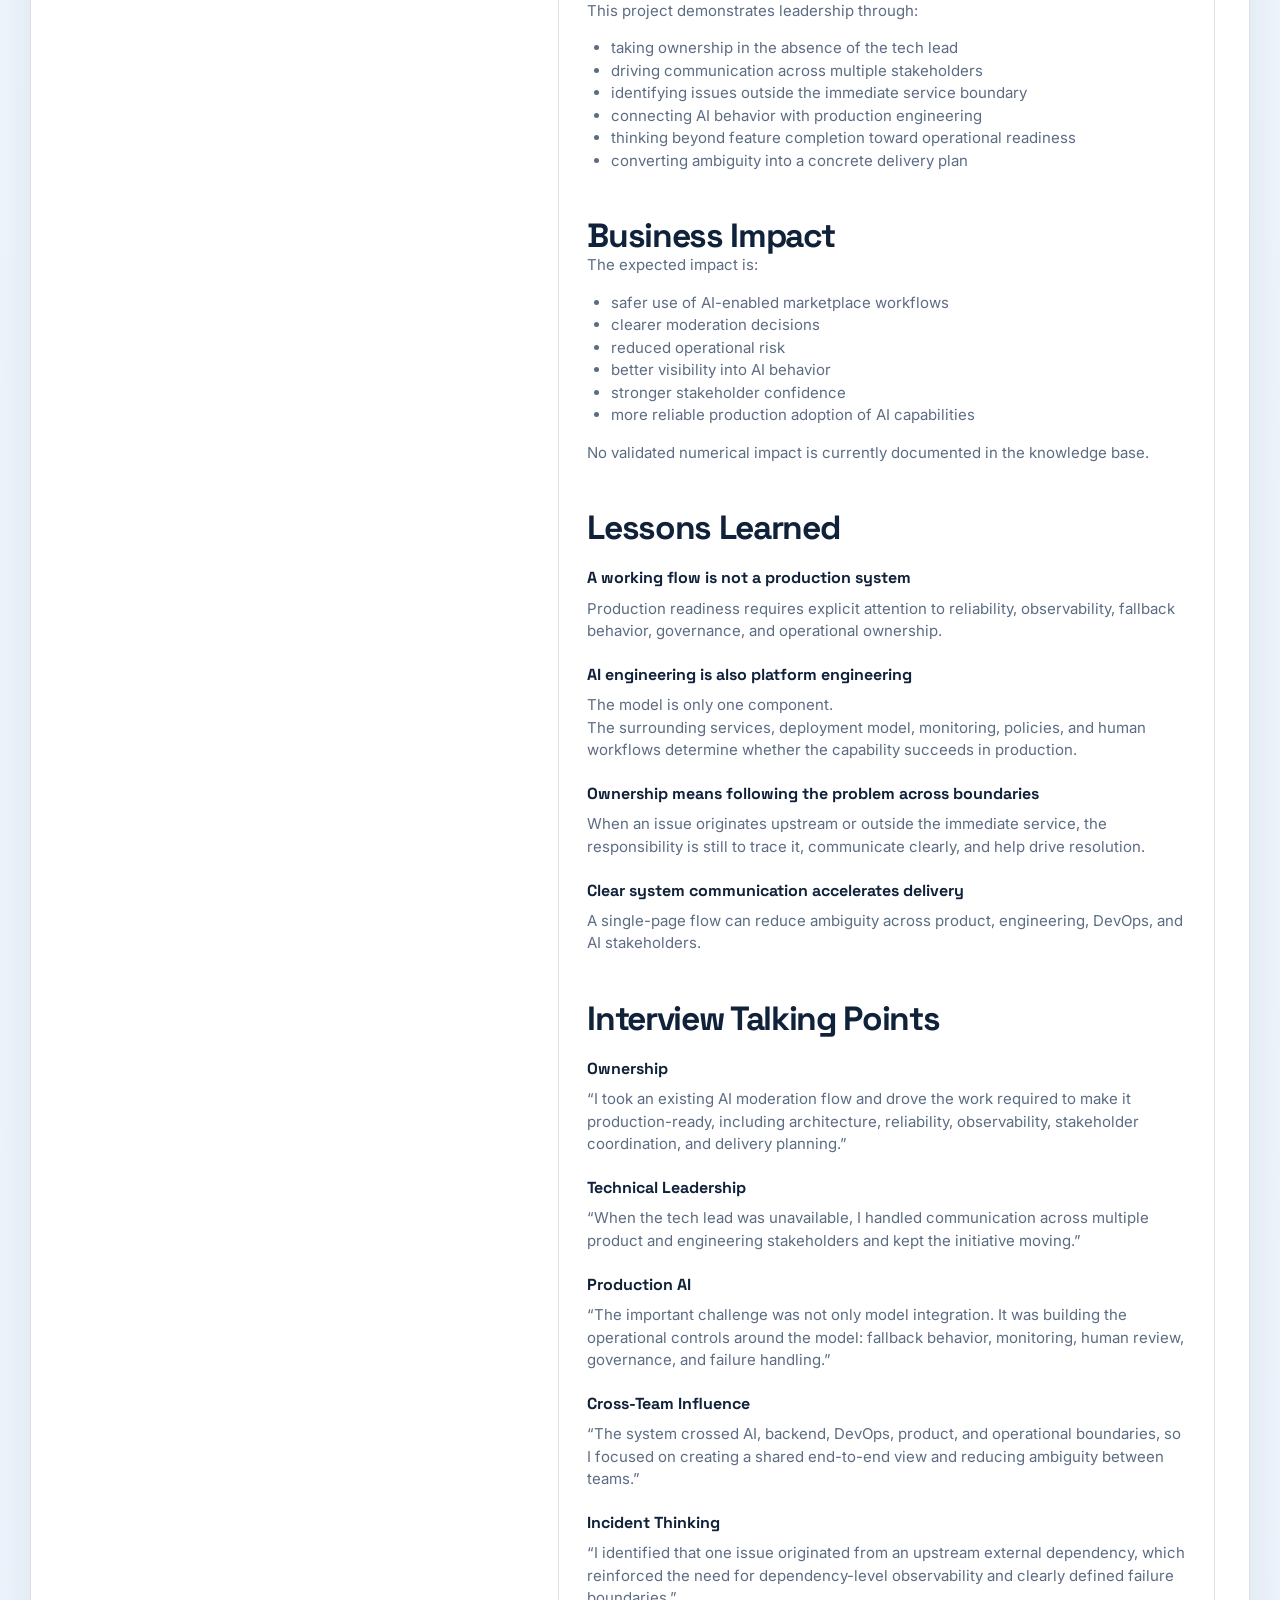
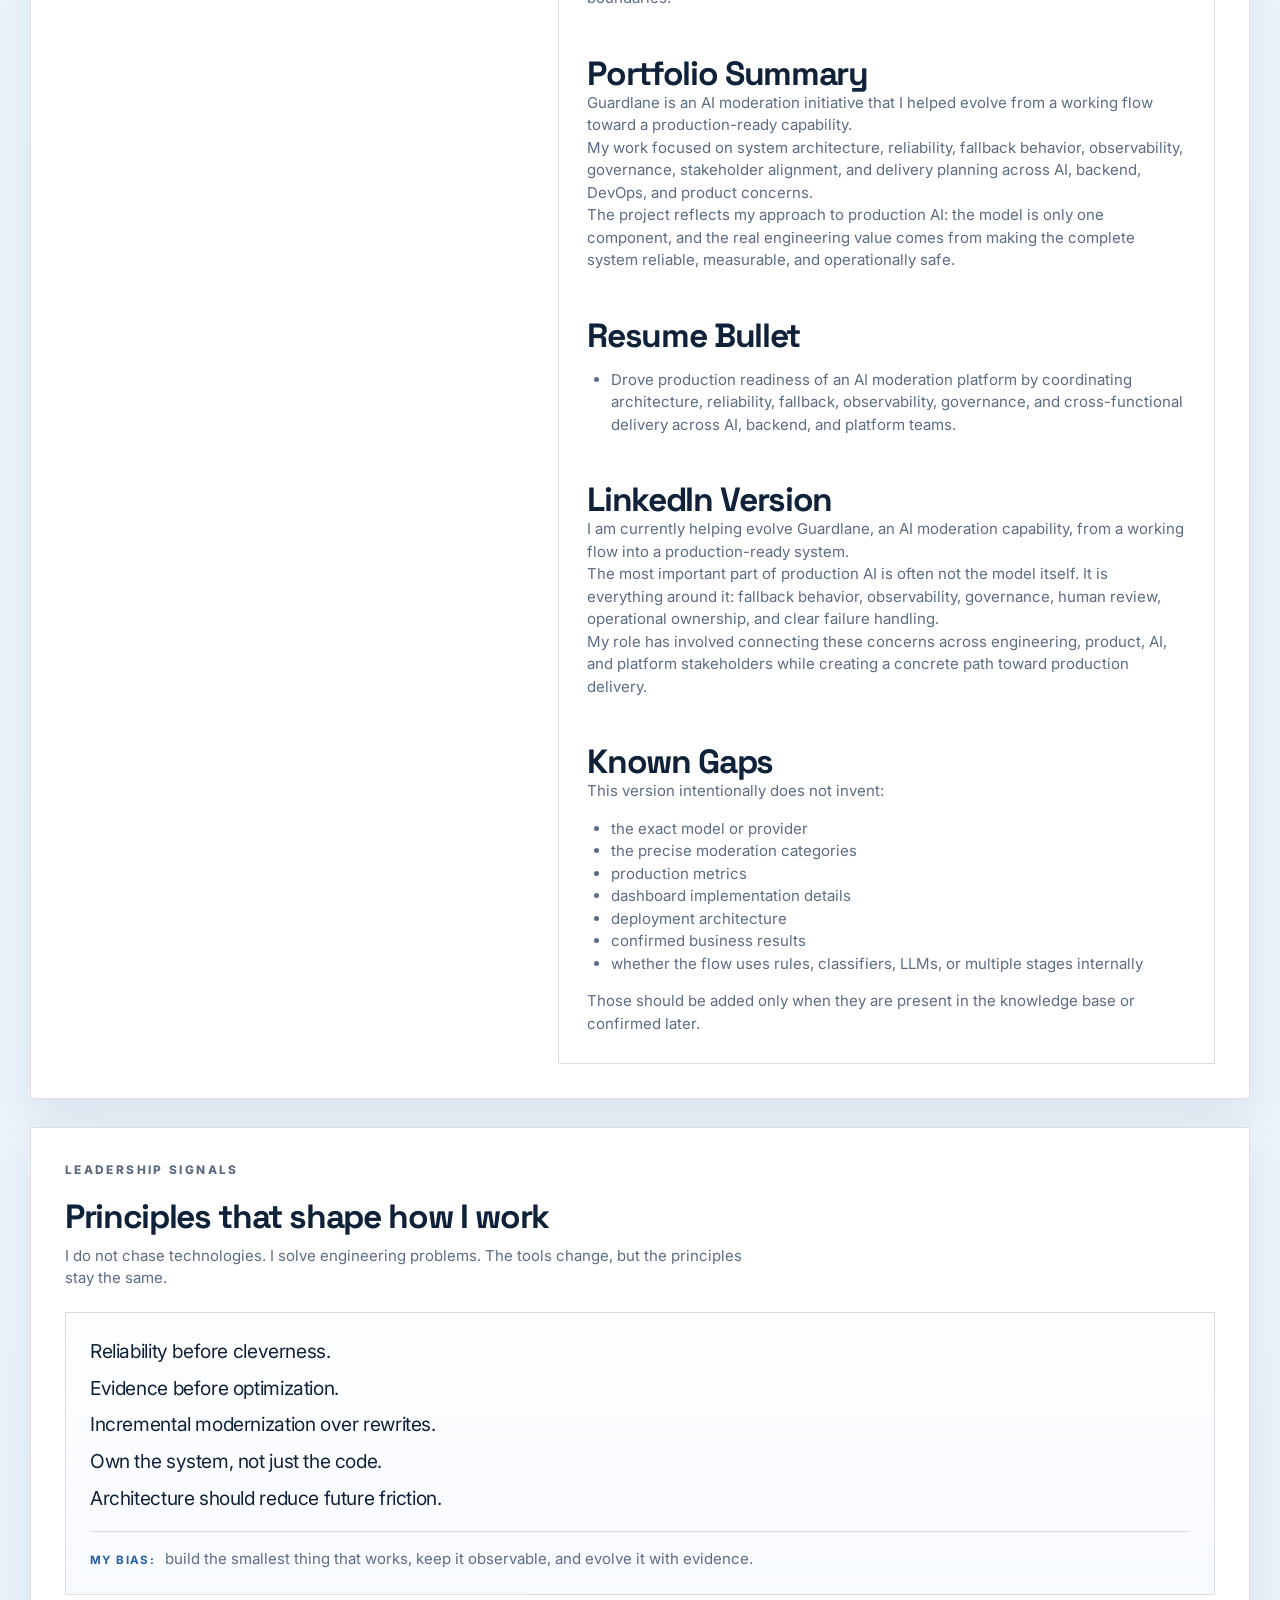
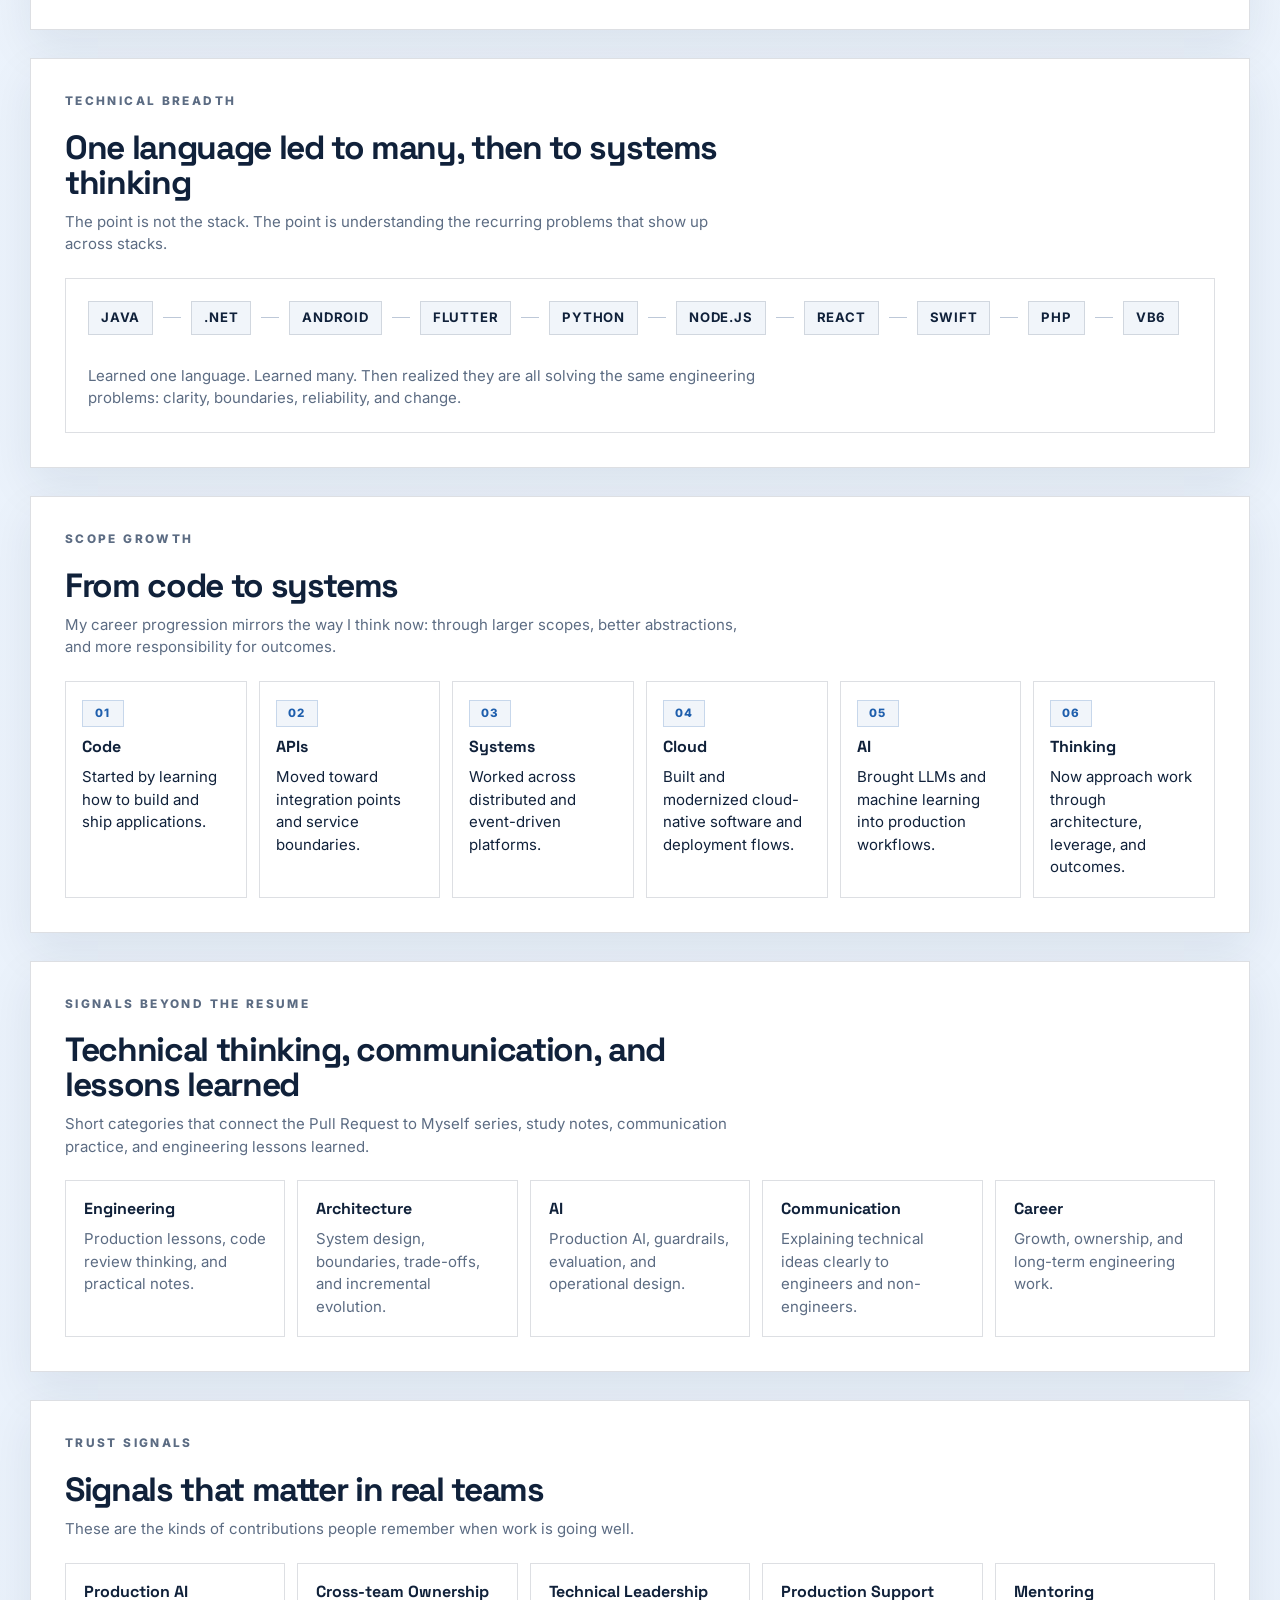
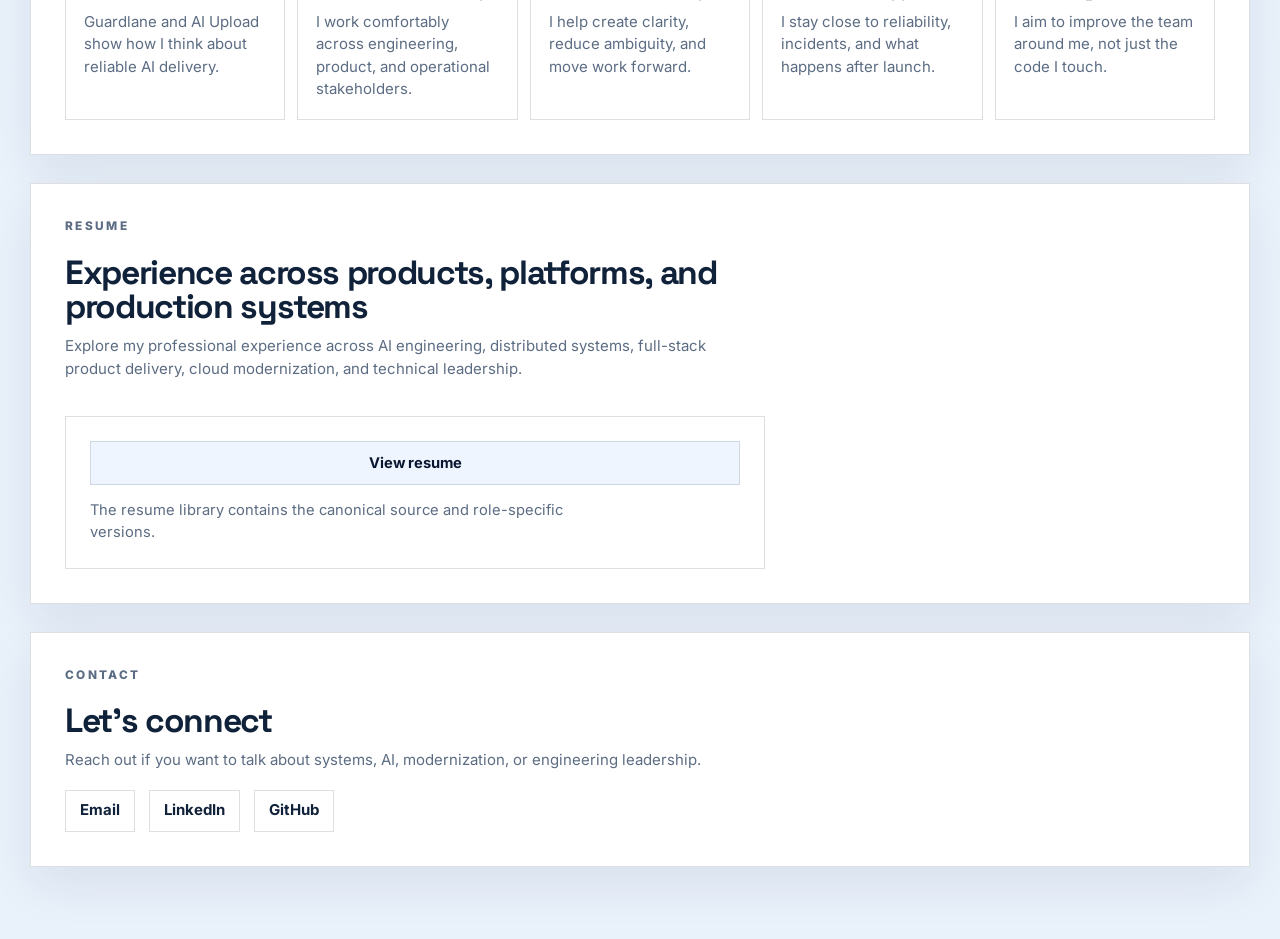
<file: portfolio/recruiter.html>
<!doctype html>
<html lang="en">
	<head>
		<meta charset="UTF-8" />
		<meta name="viewport" content="width=device-width, initial-scale=1.0" />
		<title>Dheerix | SDE3 / Staff Engineer Portfolio</title>
		<meta
			name="description"
			content="Recruiter-facing portfolio for Dheeraj Bharat Sethi, focused on SDE3 and Staff Engineer scope across AI, platform engineering, and product delivery."
		/>
		<link rel="preconnect" href="https://fonts.googleapis.com" />
		<link rel="preconnect" href="https://fonts.gstatic.com" crossorigin />
		<link
			rel="stylesheet"
			href="https://fonts.googleapis.com/css2?family=Inter:wght@400;500;600;700;800&family=Space+Grotesk:wght@500;600;700&display=swap"
		/>
		<link rel="stylesheet" href="./styles.css" />
	</head>
	<body>
		<div class="page-shell">
			<header class="topbar">
				<a class="brand" href="#home">
					<span class="brand-mark">DX</span>
					<span class="brand-text">Dheerix</span>
				</a>
				<nav class="nav">
					<a href="./index.html">Narrative View</a>
					<a href="#home">Overview</a>
					<a href="#timeline">Timeline</a>
					<a href="#breadth">Scope</a>
					<a href="#projects">Projects</a>
					<a href="#philosophy">Leadership</a>
					<a href="#polyglot">Stack</a>
					<a href="#resume">Resume</a>
					<a href="#contact">Contact</a>
				</nav>
			</header>

			<main>
				<section id="home" class="hero section hero-surface">
					<div class="hero-copy">
						<p class="eyebrow">Senior Software Engineer · SDE3 / Staff Scope</p>
						<h1>Dheeraj Bharat Sethi</h1>
						<p class="hero-role">I build production software across AI, platform, and product engineering.</p>
						<p class="lede">
							14+ years delivering marketplace modernization, enterprise search, production AI,
							and full-stack systems across Openlane, Holland &amp; Barrett, FoodMesh, and healthcare.
						</p>
						<div class="hero-actions">
							<a class="button primary" href="#projects">See case studies</a>
							<a class="button secondary" href="#resume">View resume</a>
						</div>
						<div class="hero-chips" aria-label="Recruiter highlights">
							<div class="hero-chip">
								<strong>14+ Years</strong>
								<span>Production software</span>
							</div>
							<div class="hero-chip">
								<strong>AI + Platform</strong>
								<span>Production delivery</span>
							</div>
							<div class="hero-chip">
								<strong>Marketplace</strong>
								<span>Modernization</span>
							</div>
							<div class="hero-chip">
								<strong>Enterprise Search</strong>
								<span>Discovery systems</span>
							</div>
							<div class="hero-chip">
								<strong>Polyglot</strong>
								<span>Front to back</span>
							</div>
							<div class="hero-chip">
								<strong>Canada</strong>
								<span>Toronto region</span>
							</div>
						</div>
					</div>

					<aside class="hero-panel">
						<p class="panel-kicker">Why recruiters care</p>
						<ul class="panel-list">
							<li>Owns work end-to-end, from architecture to production support</li>
							<li>Balances delivery speed with reliability and maintainability</li>
							<li>Bridges product, backend, frontend, cloud, and AI concerns</li>
							<li>Works well in ambiguous, cross-functional, high-trust environments</li>
						</ul>
						<div class="hero-stats">
							<div>
								<strong>SDE3+</strong>
								<span>Scope and judgment</span>
							</div>
							<div>
								<strong>Staff-ready</strong>
								<span>Technical influence</span>
							</div>
						</div>
					</aside>
				</section>

				<section class="section">
					<div class="section-heading">
						<p class="eyebrow">Recruiter Snapshot</p>
						<h2>What I want a hiring manager to understand quickly</h2>
						<p>
							I am strongest in roles that need broad technical ownership, system design,
							platform thinking, and the ability to ship production software without losing
							sight of business goals.
						</p>
					</div>
					<div class="breadth-map">
						<article class="breadth-core">
							<p class="eyebrow">Core story</p>
							<h3>Senior engineer with staff-level scope</h3>
							<p>
								The pattern across my career is consistent: work across code, systems,
								teams, and production to make the platform easier to build on over time.
							</p>
						</article>
						<article class="breadth-node">
							<h3>Primary strengths</h3>
							<p>Architecture, ownership, platform modernization, AI delivery, and product engineering.</p>
							<div class="tag-row">
								<span class="tag">Ownership</span>
								<span class="tag">Architecture</span>
								<span class="tag">Production</span>
								<span class="tag">Delivery</span>
							</div>
						</article>
						<article class="breadth-node">
							<h3>Best-fit roles</h3>
							<p>SDE3, Senior Software Engineer, Staff Engineer, Platform Engineer, and AI-enabled product roles.</p>
							<div class="tag-row">
								<span class="tag">SDE3</span>
								<span class="tag">Staff</span>
								<span class="tag">Platform</span>
								<span class="tag">AI</span>
							</div>
						</article>
						<article class="breadth-node">
							<h3>Industry fit</h3>
							<p>Marketplace, commerce, healthcare, logistics, sustainability, and software that needs production discipline.</p>
							<div class="tag-row">
								<span class="tag">Marketplace</span>
								<span class="tag">Commerce</span>
								<span class="tag">Healthcare</span>
								<span class="tag">AI</span>
							</div>
						</article>
					</div>
				</section>

				<section id="dna" class="section">
					<div class="section-heading">
						<p class="eyebrow">How I Work</p>
						<h2>I connect product intent to production reality</h2>
						<p>
							My work is strongest when a team needs someone to move across product,
							architecture, implementation, deployment, production, and iteration without
							loss of context.
						</p>
					</div>
					<div id="dna-flow" class="dna-flow" aria-label="Engineering DNA"></div>
				</section>

				<section id="timeline" class="section">
					<div class="section-heading">
						<p class="eyebrow">Career Progression</p>
						<h2>How my focus has evolved over time</h2>
						<p>
							From implementation to systems thinking, then to platform ownership,
							production AI, and technical leadership.
						</p>
					</div>
					<div id="timeline-track" class="timeline-track" aria-label="Career timeline"></div>
				</section>

				<section id="breadth" class="section">
					<div class="section-heading">
						<p class="eyebrow">Functional Scope</p>
						<h2>A capability map, not a keyword list</h2>
						<p>
							I work best where several engineering disciplines meet. This map shows the
							areas where I repeatedly contribute value.
						</p>
					</div>
					<div id="breadth-map" class="breadth-map" aria-label="Engineering breadth"></div>
				</section>

				<section id="projects" class="section">
					<div class="section-heading">
						<p class="eyebrow">Featured Projects</p>
						<h2>Case studies that show senior scope</h2>
						<p>
							These projects demonstrate the kinds of systems I have built and the kinds of
							problems I am trusted to own.
						</p>
					</div>

					<div id="project-grid" class="project-grid" aria-label="Featured projects"></div>

					<div class="story-layout">
						<div class="section-heading compact">
							<p class="eyebrow">Story Reader</p>
							<h2 id="story-title">Guardlane</h2>
							<p id="story-summary">
								Production AI moderation, governance, and delivery planning across AI,
								backend, and platform concerns.
							</p>
						</div>

						<div class="story-body">
							<aside id="story-meta" class="story-meta" aria-label="Story summary"></aside>
							<article id="story-view" class="story-view" aria-live="polite"></article>
						</div>
					</div>
				</section>

				<section id="philosophy" class="section">
					<div class="section-heading">
						<p class="eyebrow">Leadership Signals</p>
						<h2>Principles that shape how I work</h2>
						<p>
							I do not chase technologies. I solve engineering problems. The tools change,
							but the principles stay the same.
						</p>
					</div>
					<div id="philosophy-block" class="philosophy-block" aria-label="Engineering philosophy"></div>
				</section>

				<section id="polyglot" class="section">
					<div class="section-heading">
						<p class="eyebrow">Technical Breadth</p>
						<h2>One language led to many, then to systems thinking</h2>
						<p>
							The point is not the stack. The point is understanding the recurring problems
							that show up across stacks.
						</p>
					</div>
					<div id="polyglot-rail" class="polyglot-rail" aria-label="Polyglot engineering"></div>
				</section>

				<section id="evolution" class="section">
					<div class="section-heading">
						<p class="eyebrow">Scope Growth</p>
						<h2>From code to systems</h2>
						<p>
							My career progression mirrors the way I think now: through larger scopes,
							better abstractions, and more responsibility for outcomes.
						</p>
					</div>
					<div id="evolution-track" class="evolution-track" aria-label="Engineering evolution"></div>
				</section>

				<section id="writing" class="section">
					<div class="section-heading">
						<p class="eyebrow">Signals Beyond the Resume</p>
						<h2>Technical thinking, communication, and lessons learned</h2>
						<p>
							Short categories that connect the Pull Request to Myself series, study notes,
							communication practice, and engineering lessons learned.
						</p>
					</div>

					<div id="writing-categories" class="writing-categories" aria-label="Writing categories"></div>
				</section>

				<section id="recognition" class="section">
					<div class="section-heading">
						<p class="eyebrow">Trust Signals</p>
						<h2>Signals that matter in real teams</h2>
						<p>
							These are the kinds of contributions people remember when work is going well.
						</p>
					</div>
					<div id="recognition-strip" class="recognition-strip" aria-label="Recognition and signals"></div>
				</section>

				<section id="resume" class="section resume-section">
					<div class="section-heading compact">
						<p class="eyebrow">Resume</p>
						<h2>Experience across products, platforms, and production systems</h2>
						<p>
							Explore my professional experience across AI engineering, distributed systems,
							full-stack product delivery, cloud modernization, and technical leadership.
						</p>
					</div>
					<div class="resume-card">
						<a class="button primary" href="../resumes/02_GENERAL_RESUME.md">View resume</a>
						<p class="resume-note">
							The resume library contains the canonical source and role-specific versions.
						</p>
					</div>
				</section>

				<section id="contact" class="section contact">
					<div class="section-heading compact">
						<p class="eyebrow">Contact</p>
						<h2>Let&apos;s connect</h2>
						<p>Reach out if you want to talk about systems, AI, modernization, or engineering leadership.</p>
					</div>
					<div class="contact-links">
						<a href="mailto:TODO">Email</a>
						<a href="https://linkedin.com/in/TODO" target="_blank" rel="noopener noreferrer">LinkedIn</a>
						<a href="https://github.com/TODO" target="_blank" rel="noopener noreferrer">GitHub</a>
					</div>
				</section>
			</main>
		</div>

		<script type="module" src="./app.js"></script>
	</body>
</html>
</file>
<file: portfolio/styles.css>
:root {
  --bg: #e9f1fb;
  --bg-soft: #f6f9fe;
  --surface: #ffffff;
  --surface-alt: rgba(255, 255, 255, 0.9);
  --surface-dark: #0b1730;
  --surface-dark-2: #10284b;
  --text: #10213a;
  --muted: #5c6c83;
  --line: rgba(16, 33, 58, 0.14);
  --line-strong: rgba(18, 58, 114, 0.28);
  --accent: #1f5fad;
  --accent-2: #2f7de0;
  --accent-soft: rgba(31, 95, 173, 0.08);
  --shadow: 0 18px 44px rgba(16, 33, 58, 0.08);
}

* {
  box-sizing: border-box;
}

html {
  scroll-behavior: smooth;
}

body {
  margin: 0;
  color: var(--text);
  background:
    radial-gradient(circle at top left, rgba(47, 125, 224, 0.12), transparent 28%),
    radial-gradient(circle at top right, rgba(16, 40, 75, 0.08), transparent 26%),
    linear-gradient(180deg, #f7fbff 0%, var(--bg) 100%);
  font-family: "Inter", "Segoe UI", Arial, sans-serif;
  font-size: 15px;
  line-height: 1.5;
}

a {
  color: inherit;
  text-decoration: none;
}

button,
a {
  -webkit-tap-highlight-color: transparent;
}

.page-shell {
  width: min(1220px, calc(100vw - 32px));
  margin: 0 auto;
  padding: 24px 0 72px;
}

.topbar {
  position: sticky;
  top: 16px;
  z-index: 10;
  display: flex;
  align-items: center;
  justify-content: space-between;
  gap: 18px;
  margin-bottom: 26px;
  padding: 14px 18px;
  border: 1px solid var(--line);
  border-radius: 0;
  background: rgba(255, 255, 255, 0.9);
  backdrop-filter: blur(14px);
  box-shadow: var(--shadow);
}

.brand,
h1,
h2,
h3 {
  font-family: "Space Grotesk", "Inter", "Segoe UI", Arial, sans-serif;
}

.brand {
  display: inline-flex;
  align-items: center;
  gap: 12px;
  text-transform: uppercase;
  letter-spacing: 0.08em;
  font-size: 0.82rem;
  font-weight: 700;
}

.brand-mark {
  display: grid;
  place-items: center;
  width: 38px;
  height: 38px;
  border: 1px solid rgba(255, 255, 255, 0.16);
  border-radius: 0;
  background: linear-gradient(135deg, var(--surface-dark), var(--accent));
  color: #fff;
  font-size: 0.92rem;
  letter-spacing: 0.08em;
}

.nav {
  display: flex;
  flex-wrap: wrap;
  gap: 16px;
  color: var(--muted);
  font-size: 0.92rem;
}

.nav a:hover,
.contact-links a:hover,
.brand:hover {
  color: var(--accent);
}

.section {
  margin-top: 28px;
  padding: 34px;
  border: 1px solid var(--line);
  border-radius: 0;
  background: var(--surface);
  box-shadow: var(--shadow);
}

.hero-surface {
  color: #f4f8ff;
  border-color: rgba(255, 255, 255, 0.12);
  background:
    linear-gradient(135deg, rgba(7, 17, 31, 0.98) 0%, rgba(14, 31, 61, 0.97) 45%, rgba(19, 68, 126, 0.96) 100%);
}

.hero {
  display: grid;
  grid-template-columns: minmax(0, 1.25fr) minmax(280px, 0.8fr);
  gap: 24px;
  align-items: stretch;
}

.eyebrow {
  margin: 0 0 10px;
  color: var(--accent);
  font-size: 0.74rem;
  font-weight: 800;
  text-transform: uppercase;
  letter-spacing: 0.2em;
}

.hero-surface .eyebrow {
  color: #7fb1ff;
}

h1 {
  margin: 0;
  font-size: clamp(3rem, 6vw, 5rem);
  line-height: 0.96;
  letter-spacing: -0.06em;
}

h2 {
  margin: 0;
  font-size: clamp(1.45rem, 2.8vw, 2.1rem);
  line-height: 1.04;
  letter-spacing: -0.04em;
}

h3 {
  margin: 0 0 10px;
  font-size: 1rem;
  line-height: 1.2;
}

p {
  margin: 0;
}

.section-heading {
  display: grid;
  gap: 10px;
  max-width: 76ch;
  margin-bottom: 22px;
}

.section-heading.compact {
  margin-bottom: 18px;
}

.lede,
.section-heading p,
.panel-list,
.timeline-card p,
.breadth-node p,
.philosophy-note,
.writing-category p,
.recognition-card p,
.resume-note,
.story-view p,
.story-view li,
.story-view blockquote {
  color: var(--muted);
}

.hero-copy {
  display: flex;
  flex-direction: column;
  gap: 18px;
}

.hero-role {
  font-size: clamp(1.18rem, 1.6vw, 1.5rem);
  line-height: 1.15;
  color: #d8e6ff;
  letter-spacing: -0.02em;
}

.lede {
  max-width: 60ch;
  font-size: 0.98rem;
  color: #c8d8f1;
}

.hero-actions {
  display: flex;
  flex-wrap: wrap;
  gap: 12px;
  margin-top: 6px;
}

.button {
  display: inline-flex;
  align-items: center;
  justify-content: center;
  min-height: 44px;
  padding: 0 18px;
  border: 1px solid var(--line);
  border-radius: 0;
  font-size: 0.92rem;
  font-weight: 700;
  transition: transform 160ms ease, border-color 160ms ease, background 160ms ease, color 160ms ease;
}

.button:hover {
  transform: translateY(-1px);
}

.button.primary {
  background: #eef5ff;
  color: var(--surface-dark);
}

.button.secondary {
  background: rgba(255, 255, 255, 0.06);
  color: #edf4ff;
  border-color: rgba(255, 255, 255, 0.16);
}

.hero-chips {
  display: grid;
  grid-template-columns: repeat(3, minmax(0, 1fr));
  gap: 10px;
  margin-top: 12px;
}

.hero-chip {
  display: grid;
  gap: 4px;
  padding: 12px 14px;
  border: 1px solid rgba(255, 255, 255, 0.12);
  border-radius: 0;
  background: rgba(255, 255, 255, 0.06);
}

.hero-chip strong {
  font-size: 0.83rem;
  text-transform: uppercase;
  letter-spacing: 0.08em;
}

.hero-chip span {
  color: #c3d4ee;
  font-size: 0.88rem;
}

.hero-panel {
  padding: 22px;
  border: 1px solid rgba(255, 255, 255, 0.14);
  background: linear-gradient(180deg, rgba(255, 255, 255, 0.08), rgba(255, 255, 255, 0.04));
}

.panel-kicker {
  margin-bottom: 14px;
  color: #c2d7ff;
  font-size: 0.74rem;
  font-weight: 800;
  letter-spacing: 0.18em;
  text-transform: uppercase;
}

.panel-list {
  margin: 0;
  padding-left: 20px;
}

.panel-list li + li {
  margin-top: 8px;
}

.hero-stats {
  display: grid;
  grid-template-columns: repeat(2, minmax(0, 1fr));
  gap: 12px;
  margin-top: 18px;
}

.hero-stats div {
  padding: 14px;
  border: 1px solid rgba(255, 255, 255, 0.12);
  background: rgba(255, 255, 255, 0.05);
}

.hero-stats strong {
  display: block;
  font-size: 1.08rem;
  color: #fff;
}

.hero-stats span {
  color: #bfceea;
  font-size: 0.84rem;
}

.dna-flow,
.timeline-track,
.polyglot-rail,
.evolution-track,
.writing-categories,
.recognition-strip {
  display: grid;
  gap: 12px;
}

.dna-flow {
  grid-template-columns: repeat(6, minmax(0, 1fr));
}

.dna-step,
.timeline-card,
.breadth-core,
.breadth-node,
.writing-category,
.recognition-card,
.resume-card,
.story-view,
.story-meta-card,
.philosophy-block {
  border: 1px solid var(--line);
  border-radius: 0;
  background: rgba(255, 255, 255, 0.72);
}

.dna-step {
  padding: 18px 16px;
  border-top: 3px solid var(--accent);
  box-shadow: inset 0 1px 0 rgba(255, 255, 255, 0.7);
}

.dna-index,
.timeline-year,
.evolution-index {
  display: inline-flex;
  align-items: center;
  justify-content: center;
  min-width: 42px;
  margin-bottom: 10px;
  padding: 4px 8px;
  color: var(--accent);
  border: 1px solid rgba(31, 95, 173, 0.2);
  background: rgba(31, 95, 173, 0.06);
  font-size: 0.72rem;
  font-weight: 800;
  letter-spacing: 0.12em;
  text-transform: uppercase;
}

.timeline-track {
  grid-template-columns: repeat(3, minmax(0, 1fr));
}

.timeline-card {
  position: relative;
  padding: 20px;
}

.timeline-card::before {
  content: "";
  position: absolute;
  top: 20px;
  left: 0;
  width: 4px;
  height: calc(100% - 40px);
  background: linear-gradient(180deg, var(--accent), var(--accent-2));
}

.timeline-card h3,
.timeline-card p {
  padding-left: 12px;
}

.breadth-map {
  display: grid;
  grid-template-columns: repeat(3, minmax(0, 1fr));
  gap: 12px;
}

.breadth-core {
  grid-column: 1 / -1;
  padding: 24px;
  background: linear-gradient(135deg, #10213a 0%, #16385f 100%);
  color: #eff5ff;
}

.breadth-core .eyebrow {
  color: #8cb4ff;
}

.breadth-core p {
  color: #c7d7ef;
  max-width: 72ch;
}

.breadth-node {
  padding: 18px;
}

.tag-row,
.project-meta,
.contact-links,
.hero-chips {
  display: flex;
  flex-wrap: wrap;
}

.tag-row {
  gap: 8px;
  margin-top: 14px;
}

.tag {
  display: inline-flex;
  align-items: center;
  padding: 4px 9px;
  border: 1px solid var(--line);
  background: rgba(31, 95, 173, 0.05);
  color: var(--muted);
  font-size: 0.72rem;
  letter-spacing: 0.06em;
  text-transform: uppercase;
}

.project-grid {
  display: grid;
  grid-template-columns: repeat(2, minmax(0, 1fr));
  gap: 14px;
}

.project-card {
  display: grid;
  gap: 14px;
  padding: 22px;
  border: 1px solid var(--line);
  border-radius: 0;
  background: linear-gradient(180deg, rgba(255, 255, 255, 0.92), rgba(248, 251, 255, 0.76));
  cursor: pointer;
  text-align: left;
  transition: transform 160ms ease, border-color 160ms ease, box-shadow 160ms ease;
}

.project-card:hover,
.project-card[aria-pressed="true"] {
  transform: translateY(-2px);
  border-color: var(--line-strong);
  box-shadow: 0 18px 36px rgba(16, 33, 58, 0.08);
}

.project-meta {
  gap: 8px;
}

.project-card p {
  color: var(--muted);
}

.story-link {
  color: var(--accent);
  font-size: 0.85rem;
  font-weight: 700;
}

.story-layout {
  display: grid;
  gap: 18px;
  margin-top: 24px;
}

.story-body {
  display: grid;
  grid-template-columns: minmax(280px, 0.84fr) minmax(0, 1.16fr);
  gap: 18px;
  align-items: start;
}

.story-meta {
  display: grid;
  gap: 16px;
}

.story-meta-card {
  padding: 22px;
}

.story-steps {
  display: grid;
  gap: 8px;
  margin-top: 10px;
}

.story-step {
  padding: 10px 12px;
  border-left: 3px solid var(--accent);
  background: rgba(31, 95, 173, 0.05);
  font-size: 0.92rem;
}

.story-arrow {
  display: grid;
  place-items: center;
  color: var(--accent);
  font-size: 0.9rem;
  font-weight: 800;
}

.story-facts {
  display: grid;
  gap: 12px;
  margin-top: 12px;
}

.story-fact {
  padding: 12px 14px;
  border: 1px solid var(--line);
  background: rgba(255, 255, 255, 0.72);
}

.story-fact label {
  display: block;
  margin-bottom: 6px;
  color: var(--accent);
  font-size: 0.72rem;
  font-weight: 800;
  letter-spacing: 0.14em;
  text-transform: uppercase;
}

.story-view {
  padding: 28px;
}

.story-view h1,
.story-view h2,
.story-view h3 {
  margin-top: 1.4em;
}

.story-view h1:first-child,
.story-view h2:first-child,
.story-view h3:first-child {
  margin-top: 0;
}

.story-view ul,
.story-view ol {
  padding-left: 24px;
}

.story-view blockquote {
  margin: 16px 0;
  padding: 4px 18px;
  border-left: 4px solid var(--accent);
}

.story-view pre {
  overflow-x: auto;
  padding: 18px;
  border-radius: 0;
  background: #10213a;
  color: #f5f8ff;
}

.story-view code {
  padding: 0.15em 0.38em;
  border-radius: 0;
  background: rgba(16, 33, 58, 0.08);
  font-family: "SFMono-Regular", Consolas, monospace;
  font-size: 0.9em;
}

.story-view pre code {
  padding: 0;
  background: none;
  color: inherit;
}

.philosophy-block {
  display: grid;
  gap: 18px;
  padding: 24px;
  background:
    linear-gradient(180deg, rgba(255, 255, 255, 0.8), rgba(248, 251, 255, 0.9)),
    linear-gradient(135deg, rgba(31, 95, 173, 0.04), rgba(47, 125, 224, 0.04));
}

.philosophy-quote {
  display: grid;
  gap: 8px;
  font-size: clamp(1.05rem, 1.5vw, 1.2rem);
  letter-spacing: -0.02em;
}

.philosophy-quote p {
  margin: 0;
}

.philosophy-note {
  display: flex;
  gap: 10px;
  padding-top: 16px;
  border-top: 1px solid var(--line);
  align-items: baseline;
}

.philosophy-note strong {
  color: var(--accent);
  text-transform: uppercase;
  letter-spacing: 0.12em;
  font-size: 0.72rem;
}

.polyglot-rail {
  padding: 22px;
  border: 1px solid var(--line);
  background: rgba(255, 255, 255, 0.72);
}

.polyglot-spine {
  display: flex;
  flex-wrap: wrap;
  align-items: center;
  gap: 10px;
}

.polyglot-node {
  display: inline-flex;
  align-items: center;
  gap: 10px;
  color: var(--text);
}

.polyglot-node span {
  display: inline-flex;
  align-items: center;
  min-height: 34px;
  padding: 0 12px;
  border: 1px solid var(--line);
  background: rgba(31, 95, 173, 0.06);
  font-size: 0.82rem;
  font-weight: 700;
  letter-spacing: 0.06em;
  text-transform: uppercase;
}

.polyglot-node i {
  width: 18px;
  height: 1px;
  background: var(--line-strong);
}

.polyglot-note {
  margin-top: 18px;
  max-width: 76ch;
  color: var(--muted);
}

.evolution-track {
  grid-template-columns: repeat(6, minmax(0, 1fr));
}

.evolution-step {
  padding: 18px 16px;
  border: 1px solid var(--line);
  background: rgba(255, 255, 255, 0.72);
}

.writing-categories {
  grid-template-columns: repeat(5, minmax(0, 1fr));
}

.writing-category,
.recognition-card {
  padding: 18px;
}

.recognition-strip {
  grid-template-columns: repeat(5, minmax(0, 1fr));
}

.resume-section {
  display: grid;
  gap: 18px;
}

.resume-card {
  padding: 24px;
  display: grid;
  gap: 14px;
  max-width: 700px;
}

.resume-note {
  max-width: 60ch;
  font-size: 0.92rem;
}

.contact-links {
  gap: 14px;
  flex-wrap: wrap;
}

.contact-links a {
  display: inline-flex;
  align-items: center;
  min-height: 42px;
  padding: 0 14px;
  border: 1px solid var(--line);
  background: rgba(255, 255, 255, 0.72);
  font-weight: 700;
}

code {
  font-family: "SFMono-Regular", Consolas, monospace;
  font-size: 0.92em;
}

@media (max-width: 1080px) {
  .hero,
  .story-body {
    grid-template-columns: 1fr;
  }

  .dna-flow,
  .timeline-track,
  .evolution-track,
  .writing-categories,
  .recognition-strip {
    grid-template-columns: repeat(2, minmax(0, 1fr));
  }

  .breadth-map {
    grid-template-columns: repeat(2, minmax(0, 1fr));
  }

  .hero-chips {
    grid-template-columns: repeat(2, minmax(0, 1fr));
  }
}

@media (max-width: 760px) {
  .page-shell {
    width: min(100vw - 22px, 1220px);
    padding: 18px 0 56px;
  }

  .topbar {
    top: 10px;
    padding: 12px 14px;
  }

  .section {
    padding: 24px 18px;
  }

  .nav {
    gap: 10px 12px;
    font-size: 0.86rem;
  }

  h1 {
    font-size: clamp(2.5rem, 11vw, 3.5rem);
  }

  .hero-chips,
  .hero-stats,
  .dna-flow,
  .timeline-track,
  .breadth-map,
  .project-grid,
  .evolution-track,
  .writing-categories,
  .recognition-strip {
    grid-template-columns: 1fr;
  }

  .hero-actions,
  .contact-links {
    flex-direction: column;
    align-items: stretch;
  }
}
</file>
